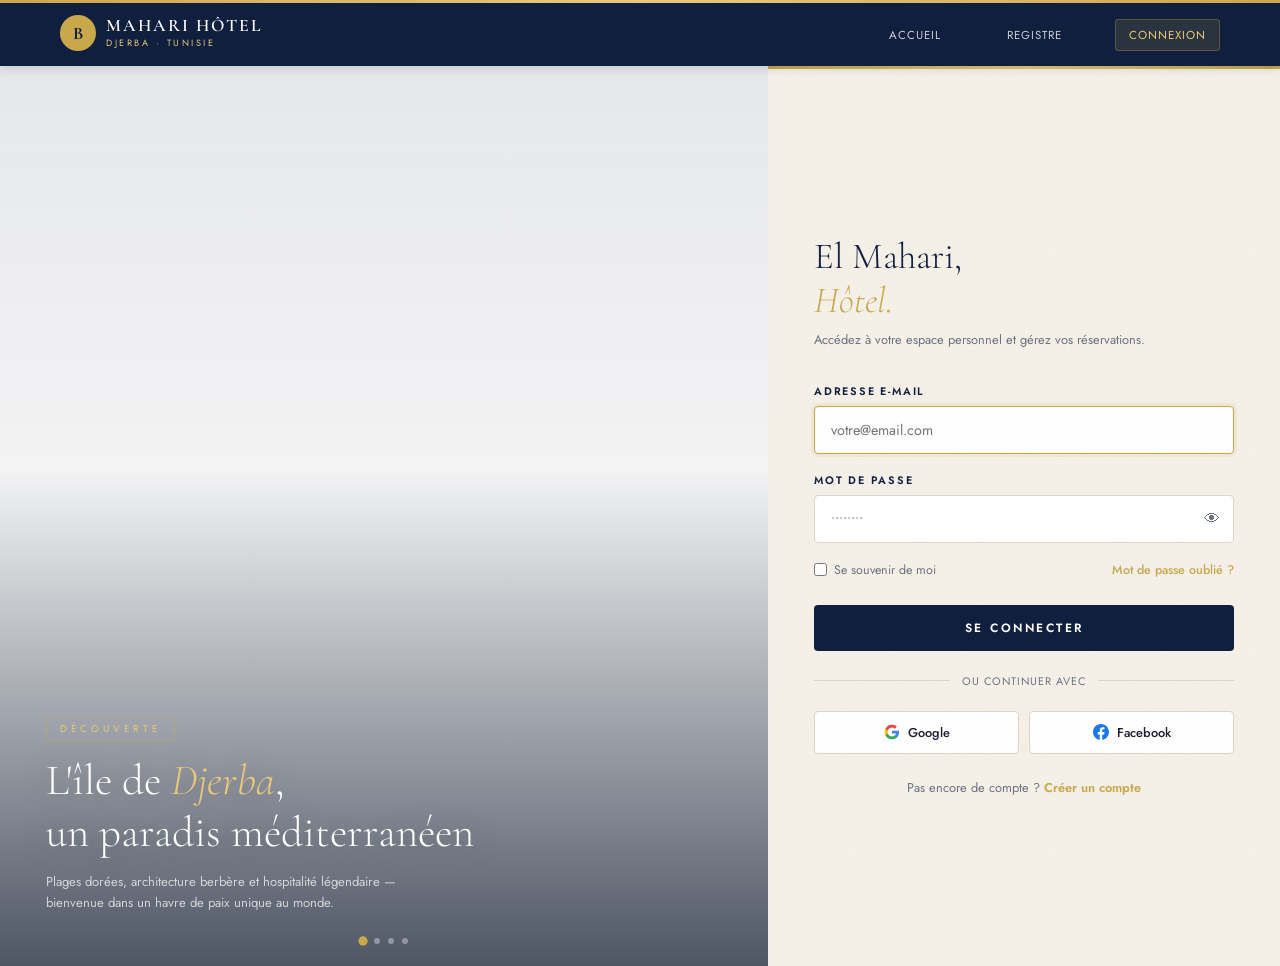
<file: login.html>
<!DOCTYPE html>
<html lang="fr">

<head>
  <meta charset="UTF-8">
  <meta name="viewport" content="width=device-width, initial-scale=1.0">
  <title>Mahari Hôtel — Connexion</title>
  <link
    href="https://fonts.googleapis.com/css2?family=Cormorant+Garamond:ital,wght@0,300;0,400;0,600;1,300;1,400&family=Jost:wght@300;400;500;600&display=swap"
    rel="stylesheet">
  <style>
    *,
    *::before,
    *::after {
      margin: 0;
      padding: 0;
      box-sizing: border-box;
    }

    :root {
      --gold: #c9a84c;
      --gold-lt: #e8c97a;
      --navy: #0f1f3d;
      --navy-lt: #1a3060;
      --sand: #f5f0e8;
      --text: #1a1a2e;
      --muted: #6b7280;
    }

    html,
    body {
      height: 100%;
      font-family: 'Jost', sans-serif;
    }

    .page {
      display: flex;
      height: 100vh;
      overflow: hidden;
      margin-top: 66px;
    }

    /* ══════════════════════════════════════════
        NAVBAR UNIFORME (identique à profil)
       ══════════════════════════════════════════ */
    .navbar {
      position: fixed;
      top: 0;
      left: 0;
      width: 100%;
      height: 66px;
      display: flex;
      align-items: center;
      justify-content: space-between;
      padding: 0 60px;
      background: var(--navy);
      box-shadow: 0 2px 10px rgba(0, 0, 0, 0.15);
      z-index: 1000;
    }

    /* Gold top bar */
    .navbar::before {
      content: '';
      position: absolute;
      top: 0;
      left: 0;
      right: 0;
      height: 3px;
      background: linear-gradient(90deg, var(--gold), var(--gold-lt), var(--gold));
    }

    .nav-logo {
      display: flex;
      align-items: center;
      gap: 10px;
      text-decoration: none;
    }

    .nav-logo-icon {
      width: 36px;
      height: 36px;
      background: var(--gold);
      border-radius: 50%;
      display: flex;
      align-items: center;
      justify-content: center;
      color: var(--navy);
      font-family: 'Cormorant Garamond', serif;
      font-size: 1.1rem;
      font-weight: 700;
    }

    .nav-logo-name {
      font-family: 'Cormorant Garamond', serif;
      font-size: 1.1rem;
      font-weight: 600;
      color: #fff;
      letter-spacing: 2px;
      text-transform: uppercase;
      line-height: 1;
    }

    .nav-logo-sub {
      font-size: 0.57rem;
      letter-spacing: 2.5px;
      color: var(--gold-lt);
      text-transform: uppercase;
      margin-top: 2px;
    }

    .nav-links {
      display: flex;
      list-style: none;
      gap: 40px;
      align-items: center;
    }

    .nav-links li a {
      color: rgba(255, 255, 255, .78);
      text-decoration: none;
      font-size: 0.72rem;
      font-weight: 400;
      letter-spacing: 1px;
      text-transform: uppercase;
      padding: 7px 13px;
      border-radius: 3px;
      transition: color .2s, background .2s;
    }

    .nav-links li a:hover {
      color: #fff;
      background: rgba(255, 255, 255, .1);
    }

    .nav-links li.active a {
      color: var(--gold-lt);
      background: rgba(201, 168, 76, .15);
      border: 1px solid rgba(201, 168, 76, .3);
    }

    /* ══════════════════════════════════════════
        PANNEAU GAUCHE — CAROUSEL
       ══════════════════════════════════════════ */
    .left-panel {
      flex: 0 0 60%;
      position: relative;
      overflow: hidden;
      display: flex;
      flex-direction: column;
    }

    .slides-wrap {
      position: relative;
      flex: 1;
      overflow: hidden;
    }

    .slide {
      position: absolute;
      inset: 0;
      background-size: cover;
      background-position: center;
      opacity: 0;
      transform: scale(1.05);
      transition: opacity 1.5s ease, transform 7s ease;
    }

    .slide.active {
      opacity: 1;
      transform: scale(1);
    }

    .slide-overlay {
      position: absolute;
      inset: 0;
      z-index: 1;
      background: linear-gradient(to bottom, rgba(10, 20, 40, .1) 0%, rgba(10, 20, 40, .05) 45%, rgba(10, 20, 40, .72) 100%);
    }

    .slide-caption {
      position: absolute;
      z-index: 2;
      bottom: 52px;
      left: 46px;
      right: 46px;
      color: #fff;
    }

    .caption-tag {
      display: inline-block;
      font-size: 0.62rem;
      letter-spacing: 4px;
      text-transform: uppercase;
      color: var(--gold-lt);
      border: 1px solid rgba(201, 168, 76, .45);
      padding: 4px 13px;
      border-radius: 2px;
      margin-bottom: 14px;
    }

    .caption-title {
      font-family: 'Cormorant Garamond', serif;
      font-size: 2.7rem;
      font-weight: 300;
      line-height: 1.2;
      margin-bottom: 12px;
      text-shadow: 0 2px 30px rgba(0, 0, 0, .35);
    }

    .caption-title em {
      font-style: italic;
      color: var(--gold-lt);
    }

    .caption-desc {
      font-size: 0.82rem;
      color: rgba(255, 255, 255, .7);
      line-height: 1.65;
      max-width: 380px;
    }

    .slide-dots {
      position: absolute;
      z-index: 3;
      bottom: 22px;
      left: 50%;
      transform: translateX(-50%);
      display: flex;
      gap: 8px;
    }

    .dot {
      width: 6px;
      height: 6px;
      border-radius: 50%;
      background: rgba(255, 255, 255, .35);
      border: none;
      cursor: pointer;
      transition: background .3s, transform .3s;
      padding: 0;
    }

    .dot.active {
      background: var(--gold);
      transform: scale(1.55);
    }

    /* PANNEAU DROIT — FORMULAIRE*/
    .right-panel {
      flex: 0 0 40%;
      min-width: 320px;
      background: var(--sand);
      display: flex;
      flex-direction: column;
      justify-content: center;
      padding: 52px 46px;
      position: relative;
      overflow-y: auto;
    }

    /* grain texture */
    .right-panel::before {
      content: '';
      position: absolute;
      inset: 0;
      background-image: url("data:image/svg+xml,%3Csvg xmlns='http://www.w3.org/2000/svg' width='200' height='200'%3E%3Cfilter id='n'%3E%3CfeTurbulence type='fractalNoise' baseFrequency='0.75' numOctaves='4' stitchTiles='stitch'/%3E%3C/filter%3E%3Crect width='200' height='200' filter='url(%23n)' opacity='0.03'/%3E%3C/svg%3E");
      pointer-events: none;
    }

    /* gold top bar */
    .right-panel::after {
      content: '';
      position: absolute;
      top: 0;
      left: 0;
      right: 0;
      height: 3px;
      background: linear-gradient(90deg, var(--gold), var(--gold-lt), var(--gold));
    }

    .form-title {
      font-family: 'Cormorant Garamond', serif;
      font-size: 2.3rem;
      font-weight: 300;
      color: var(--navy);
      line-height: 1.2;
      margin-bottom: 6px;
    }

    .form-title em {
      font-style: italic;
      color: var(--gold);
    }

    .form-subtitle {
      font-size: 0.8rem;
      color: var(--muted);
      line-height: 1.5;
      margin-bottom: 34px;
    }

    .error-msg {
      background: #fff1f2;
      border-left: 3px solid #e11d48;
      color: #be123c;
      font-size: 0.82rem;
      padding: 10px 14px;
      border-radius: 4px;
      margin-bottom: 18px;
    }

    .form-group {
      margin-bottom: 18px;
    }

    .form-group label {
      display: block;
      font-size: 0.68rem;
      font-weight: 600;
      letter-spacing: 1.8px;
      text-transform: uppercase;
      color: var(--navy);
      margin-bottom: 7px;
    }

    .form-group input {
      width: 100%;
      padding: 13px 16px;
      background: #fff;
      border: 1px solid #ddd5c5;
      border-radius: 4px;
      font-family: 'Jost', sans-serif;
      font-size: 0.9rem;
      color: var(--text);
      transition: border-color .2s, box-shadow .2s;
      outline: none;
    }

    .form-group input:focus {
      border-color: var(--gold);
      box-shadow: 0 0 0 3px rgba(201, 168, 76, .13);
    }

    .pw-wrap {
      position: relative;
    }

    .pw-wrap input {
      padding-right: 46px;
    }

    .pw-toggle {
      position: absolute;
      right: 14px;
      top: 50%;
      transform: translateY(-50%);
      background: none;
      border: none;
      cursor: pointer;
      font-size: 1rem;
      color: var(--muted);
      line-height: 1;
    }

    .options {
      display: flex;
      justify-content: space-between;
      align-items: center;
      margin-bottom: 26px;
    }

    .remember {
      display: flex;
      align-items: center;
      gap: 7px;
      font-size: 0.78rem;
      color: var(--muted);
      cursor: pointer;
    }

    .remember input {
      accent-color: var(--gold);
    }

    .forgot {
      font-size: 0.78rem;
      color: var(--gold);
      text-decoration: none;
      font-weight: 500;
    }

    .forgot:hover {
      text-decoration: underline;
    }

    .btn-login {
      width: 100%;
      padding: 14px;
      background: var(--navy);
      color: #fff;
      border: none;
      border-radius: 4px;
      font-family: 'Jost', sans-serif;
      font-size: 0.75rem;
      font-weight: 600;
      letter-spacing: 2.5px;
      text-transform: uppercase;
      cursor: pointer;
      transition: background .25s, transform .15s;
      position: relative;
      overflow: hidden;
    }

    .btn-login::after {
      content: '';
      position: absolute;
      inset: 0;
      background: linear-gradient(90deg, transparent, rgba(201, 168, 76, .22), transparent);
      transform: translateX(-100%);
      transition: transform .55s;
    }

    .btn-login:hover {
      background: var(--navy-lt);
    }

    .btn-login:hover::after {
      transform: translateX(100%);
    }

    .btn-login:active {
      transform: scale(.98);
    }

    .divider {
      display: flex;
      align-items: center;
      gap: 12px;
      font-size: 0.68rem;
      color: var(--muted);
      letter-spacing: 1px;
      text-transform: uppercase;
      margin: 22px 0;
    }

    .divider::before,
    .divider::after {
      content: '';
      flex: 1;
      height: 1px;
      background: #ddd5c5;
    }

    .social-buttons {
      display: grid;
      grid-template-columns: 1fr 1fr;
      gap: 10px;
      margin-bottom: 24px;
    }

    .social-btn {
      padding: 11px;
      background: #fff;
      border: 1px solid #ddd5c5;
      border-radius: 4px;
      font-family: 'Jost', sans-serif;
      font-size: 0.8rem;
      font-weight: 500;
      color: var(--text);
      cursor: pointer;
      transition: border-color .2s, box-shadow .2s;
      display: flex;
      align-items: center;
      justify-content: center;
      gap: 8px;
    }

    .social-btn:hover {
      border-color: var(--gold);
      box-shadow: 0 2px 8px rgba(0, 0, 0, .06);
    }

    .social-btn svg {
      width: 16px;
      height: 16px;
      flex-shrink: 0;
    }

    .signup-link {
      text-align: center;
      font-size: 0.8rem;
      color: var(--muted);
    }

    .signup-link a {
      color: var(--gold);
      font-weight: 600;
      text-decoration: none;
    }

    .signup-link a:hover {
      text-decoration: underline;
    }

    @media (max-width: 860px) {
      .left-panel {
        display: none;
      }

      .right-panel {
        flex: 1;
      }
    }
  </style>
</head>

<body>
  <div class="page">

    <!-- PANNEAU GAUCHE -->
    <div class="left-panel">
      <nav class="navbar">
        <a href="#" class="nav-logo">
          <div class="nav-logo-icon">B</div>
          <div>
            <div class="nav-logo-name">Mahari Hôtel</div>
            <div class="nav-logo-sub">Djerba · Tunisie</div>
          </div>
        </a>
        <ul class="nav-links">
          <li><a href="accueil.html">Accueil</a></li>
          <li data-show-logged-in><a href="reservation.html">Réservation</a></li>
          <li data-show-logged-in><a href="carte-chambres.html">Chambres</a></li>
          <li data-show-logged-in><a href="services.html">Services</a></li>
          <li data-show-logged-in><a href="profil.html">Profil</a></li>
          <li><a href="registre.html">Registre</a></li>
          <li class="active" data-show-logged-out><a href="login.html">Connexion</a></li>
          <li data-show-logged-in><a href="#" data-logout="true">Déconnexion</a></li>
        </ul>
      </nav>

      <div class="slides-wrap">
        <div class="slide active"
          style="background-image:url('https://static21.com-hotel.com/uploads/hotel/58490/photo/djerba-holiday-beach_16312596223.jpeg')">
        </div>
        <div class="slide"
          style="background-image:url('https://www.maisonsdhotesentunisie.com/wp-content/uploads/2023/11/18-Djerba-Dar-Nejma.jpg')">
        </div>
        <div class="slide" style="background-image:url('https://www.revigorate.com/images/galerie-fatma-djerba.jpg')">
        </div>
        <div class="slide"
          style="background-image:url('https://admin.touringtravel.tn/uploads/VoyageOrganise/1b81a0dd41fe14e250b7241c8096e99351307d0f.jpeg')">
        </div>
        <div class="slide-overlay"></div>
        <div class="slide-caption">
          <div class="caption-tag" id="captionTag">Découverte</div>
          <h2 class="caption-title" id="captionTitle">L'île de <em>Djerba</em>,<br>un paradis méditerranéen</h2>
          <p class="caption-desc" id="captionDesc">Plages dorées, architecture berbère et hospitalité légendaire —
            bienvenue dans un havre de paix unique au monde.</p>
        </div>
        <div class="slide-dots" id="dots"></div>
      </div>
    </div>

    <!-- PANNEAU DROIT -->
    <div class="right-panel">
      <h1 class="form-title">El Mahari,<br><em>Hôtel.</em></h1>
      <p class="form-subtitle">Accédez à votre espace personnel et gérez vos réservations.</p>

      <div id="errorMsg" class="error-msg" style="display:none;"></div>

      <form id="loginForm" method="POST" action="../Backend/login.php" novalidate>
        <div class="form-group">
          <label for="email">Adresse e-mail</label>
          <input type="email" id="email" name="email" placeholder="votre@email.com" required autofocus>
        </div>
        <div class="form-group">
          <label for="password">Mot de passe</label>
          <div class="pw-wrap">
            <input type="password" id="password" name="password" placeholder="••••••••" required>
            <button type="button" class="pw-toggle" id="togglePw">👁</button>
          </div>
        </div>
        <div class="options">
          <label class="remember">
            <input type="checkbox" id="rememberMe"> Se souvenir de moi
          </label>
          <a href="#" class="forgot">Mot de passe oublié ?</a>
        </div>
        <button type="submit" class="btn-login">Se connecter</button>
      </form>

      <div class="divider">ou continuer avec</div>

      <div class="social-buttons">
        <button class="social-btn">
          <svg viewBox="0 0 24 24" xmlns="http://www.w3.org/2000/svg">
            <path
              d="M22.56 12.25c0-.78-.07-1.53-.2-2.25H12v4.26h5.92c-.26 1.37-1.04 2.53-2.21 3.31v2.77h3.57c2.08-1.92 3.28-4.74 3.28-8.09z"
              fill="#4285F4" />
            <path
              d="M12 23c2.97 0 5.46-.98 7.28-2.66l-3.57-2.77c-.98.66-2.23 1.06-3.71 1.06-2.86 0-5.29-1.93-6.16-4.53H2.18v2.84C3.99 20.53 7.7 23 12 23z"
              fill="#34A853" />
            <path
              d="M5.84 14.09c-.22-.66-.35-1.36-.35-2.09s.13-1.43.35-2.09V7.07H2.18C1.43 8.55 1 10.22 1 12s.43 3.45 1.18 4.93l3.66-2.84z"
              fill="#FBBC05" />
            <path
              d="M12 5.38c1.62 0 3.06.56 4.21 1.64l3.15-3.15C17.45 2.09 14.97 1 12 1 7.7 1 3.99 3.47 2.18 7.07l3.66 2.84c.87-2.6 3.3-4.53 6.16-4.53z"
              fill="#EA4335" />
          </svg>
          Google
        </button>
        <button class="social-btn">
          <svg viewBox="0 0 24 24" fill="#1877F2" xmlns="http://www.w3.org/2000/svg">
            <path
              d="M24 12.073C24 5.405 18.627 0 12 0S0 5.405 0 12.073C0 18.1 4.388 23.094 10.125 24v-8.437H7.078v-3.49h3.047V9.41c0-3.025 1.792-4.697 4.533-4.697 1.312 0 2.686.236 2.686.236v2.97h-1.513c-1.491 0-1.956.93-1.956 1.886v2.268h3.328l-.532 3.49h-2.796V24C19.612 23.094 24 18.1 24 12.073z" />
          </svg>
          Facebook
        </button>
      </div>

      <p class="signup-link">Pas encore de compte ? <a href="registre.html">Créer un compte</a></p>
    </div>

  </div>

  <script src="auth.js"></script>
  <script>
    if (window.MahariAuth && window.MahariAuth.redirectIfAuthenticated('../Backend/profil.php')) {
      // Déjà connecté : redirection automatique.
    }

    (function showBackendError() {
      const err = document.getElementById('errorMsg');
      const code = new URLSearchParams(window.location.search).get('error');
      const messages = {
        wrong_password: 'Mot de passe incorrect.',
        not_found: 'Aucun compte trouvé avec cet e-mail.'
      };
      if (code && messages[code]) {
        err.textContent = messages[code];
        err.style.display = 'block';
      }
    })();

    const slides = document.querySelectorAll('.slide');
    const dotsWrap = document.getElementById('dots');
    const captions = [
      { tag: 'Découverte', title: 'L\'île de <em>Djerba</em>,<br>un paradis méditerranéen', desc: 'Plages dorées, architecture berbère et hospitalité légendaire — bienvenue dans un havre de paix unique au monde.' },
      { tag: 'Détente', title: 'Eaux cristallines<br>sous le <em>soleil</em> tunisien', desc: 'Laissez-vous bercer par les vagues turquoise de la Méditerranée et profitez d\'instants inoubliables.' },
      { tag: 'Évasion', title: 'Paysages sauvages<br><em>intemporels</em>', desc: 'Entre dunes de sable, palmiers et mer translucide, Djerba offre une nature préservée et grandiose.' },
      { tag: 'Culture', title: 'Architecture<br><em>authentique</em>', desc: 'Explorez les Houmas traditionnels, les souks colorés et les mosquées centenaires de l\'île enchantée.' },
    ];
    let current = 0;

    slides.forEach((_, i) => {
      const d = document.createElement('button');
      d.className = 'dot' + (i === 0 ? ' active' : '');
      d.setAttribute('aria-label', 'Diapositive ' + (i + 1));
      d.addEventListener('click', () => goTo(i));
      dotsWrap.appendChild(d);
    });

    function goTo(n) {
      slides[current].classList.remove('active');
      dotsWrap.children[current].classList.remove('active');
      current = (n + slides.length) % slides.length;
      slides[current].classList.add('active');
      dotsWrap.children[current].classList.add('active');
      const c = captions[current];
      document.getElementById('captionTag').textContent = c.tag;
      document.getElementById('captionTitle').innerHTML = c.title;
      document.getElementById('captionDesc').textContent = c.desc;
    }
    setInterval(() => goTo(current + 1), 5200);

    document.getElementById('togglePw').addEventListener('click', function () {
      const inp = document.getElementById('password');
      const show = inp.type === 'password';
      inp.type = show ? 'text' : 'password';
      this.textContent = show ? '🙈' : '👁';
    });

    document.getElementById('loginForm').addEventListener('submit', e => {
      e.preventDefault();
      const email = document.getElementById('email').value.trim();
      const pw = document.getElementById('password').value;
      const err = document.getElementById('errorMsg');
      if (!email || !pw) {
        err.textContent = 'Veuillez remplir tous les champs.';
        err.style.display = 'block';
      } else {
        err.style.display = 'none';
        e.target.submit();
      }
    });

    document.querySelectorAll('a[data-logout="true"]').forEach((link) => {
      link.addEventListener('click', function (e) {
        e.preventDefault();
        window.MahariAuth.logout('accueil.html');
      });
    });
  </script>
</body>

</html>
</file>
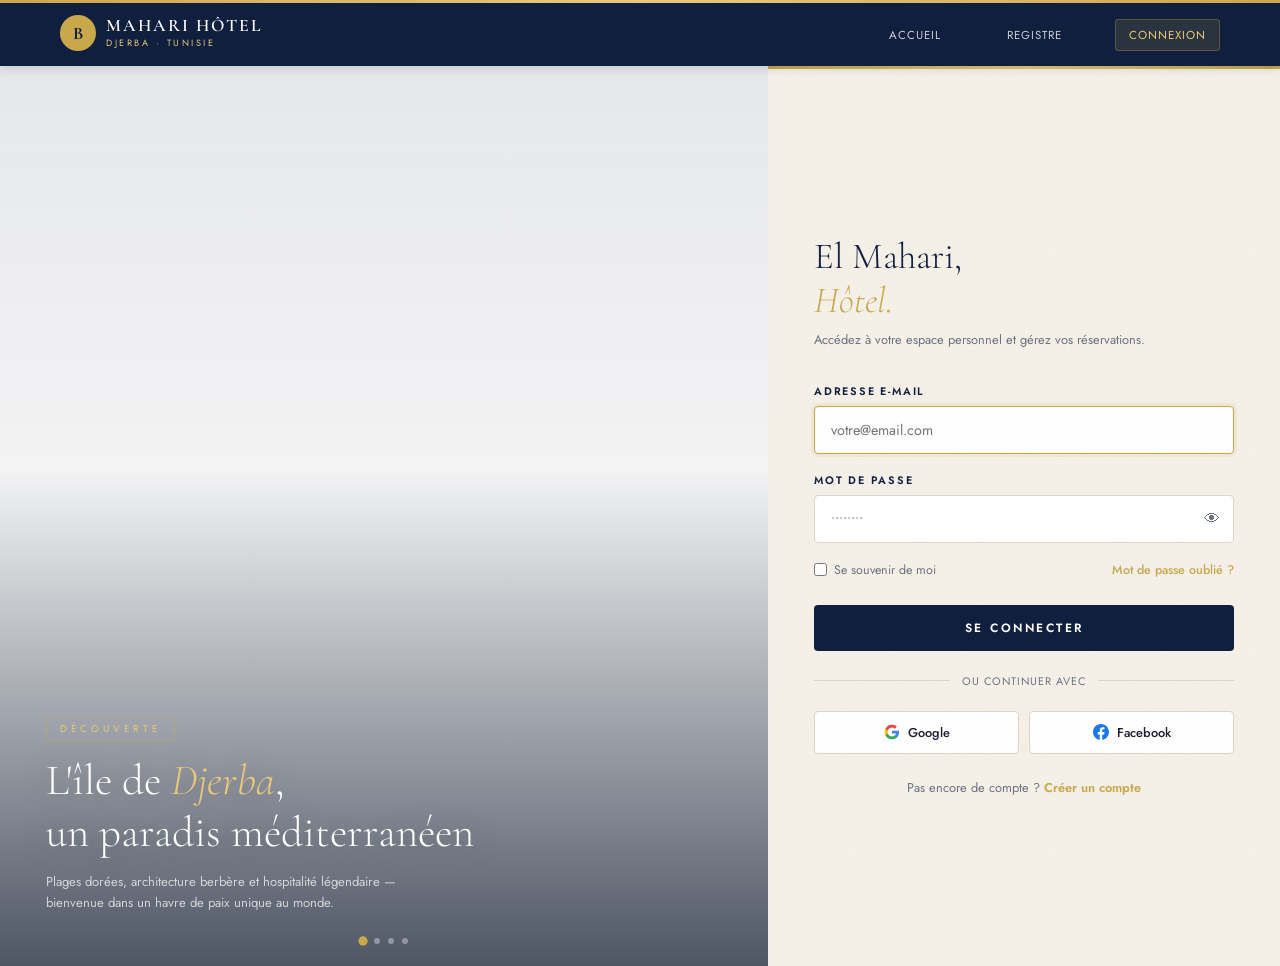
<file: profil.html>
<!DOCTYPE html>
<html lang="fr">

<head>
  <meta charset="UTF-8">
  <meta name="viewport" content="width=device-width, initial-scale=1.0">
  <title>Mahari Hôtel — Mon Profil</title>
  <link
    href="https://fonts.googleapis.com/css2?family=Cormorant+Garamond:ital,wght@0,300;0,400;0,600;1,300;1,400&family=Jost:wght@300;400;500;600&display=swap"
    rel="stylesheet">
  <style>
    *,
    *::before,
    *::after {
      margin: 0;
      padding: 0;
      box-sizing: border-box;
    }

    :root {
      --gold: #c9a84c;
      --gold-lt: #e8c97a;
      --navy: #0f1f3d;
      --navy-lt: #1a3060;
      --sand: #f5f0e8;
      --text: #1a1a2e;
      --muted: #6b7280;
      --white-trans: rgba(255, 255, 255, 0.65);
      --border: #ddd5c5;
    }

    html,
    body {
      height: 100%;
      font-family: 'Jost', sans-serif;
      color: var(--text);
    }

    /*  
        BACKGROUND PHOTO & OVERLAY
         */
    body {
      background-image: url('https://static21.com-hotel.com/uploads/hotel/58490/photo/djerba-holiday-beach_16312596223.jpeg');
      background-size: cover;
      background-position: center;
      background-attachment: fixed;
      position: relative;
    }

    body::before {
      content: '';
      position: fixed;
      inset: 0;
      background: rgba(10, 20, 40, 0.4);
      z-index: -1;
    }

    /*  
        NAVBAR UNIFORME
         */
    .navbar {
      position: fixed;
      top: 0;
      left: 0;
      width: 100%;
      height: 66px;
      display: flex;
      align-items: center;
      justify-content: space-between;
      padding: 0 60px;
      background: var(--navy);
      box-shadow: 0 2px 10px rgba(0, 0, 0, 0.15);
      z-index: 1000;
    }

    .navbar::before {
      content: '';
      position: absolute;
      top: 0;
      left: 0;
      right: 0;
      height: 3px;
      background: linear-gradient(90deg, var(--gold), var(--gold-lt), var(--gold));
    }

    .nav-logo {
      display: flex;
      align-items: center;
      gap: 10px;
      text-decoration: none;
    }

    .nav-logo-icon {
      width: 36px;
      height: 36px;
      background: var(--gold);
      border-radius: 50%;
      display: flex;
      align-items: center;
      justify-content: center;
      color: var(--navy);
      font-family: 'Cormorant Garamond', serif;
      font-size: 1.1rem;
      font-weight: 700;
    }

    .nav-logo-name {
      font-family: 'Cormorant Garamond', serif;
      font-size: 1.1rem;
      font-weight: 600;
      color: #fff;
      letter-spacing: 2px;
      text-transform: uppercase;
      line-height: 1;
    }

    .nav-logo-sub {
      font-size: 0.57rem;
      letter-spacing: 2.5px;
      color: var(--gold-lt);
      text-transform: uppercase;
      margin-top: 2px;
    }

    .nav-links {
      display: flex;
      list-style: none;
      gap: 40px;
      align-items: center;
    }

    .nav-links li a {
      color: rgba(255, 255, 255, .78);
      text-decoration: none;
      font-size: 0.72rem;
      font-weight: 400;
      letter-spacing: 1px;
      text-transform: uppercase;
      padding: 7px 13px;
      border-radius: 3px;
      transition: color .2s, background .2s;
    }

    .nav-links li a:hover {
      color: #fff;
      background: rgba(255, 255, 255, .1);
    }

    .nav-links li.active a {
      color: var(--gold-lt);
      background: rgba(201, 168, 76, .15);
      border: 1px solid rgba(201, 168, 76, .3);
    }

    /*MAIN CONTENT LAYOUT*/
    .profile-container {
      max-width: 1200px;
      margin: 110px auto 60px;
      padding: 0 40px;
      display: flex;
      gap: 40px;
      position: relative;
      z-index: 1;
    }

    /* FROSTED GLASS CARD */
    .card {
      background: var(--white-trans);
      backdrop-filter: blur(10px);
      -webkit-backdrop-filter: blur(10px);
      border-radius: 8px;
      border: 1px solid rgba(255, 255, 255, 0.3);
      box-shadow: 0 8px 32px rgba(0, 0, 0, 0.1);
      padding: 30px;
    }

    /*SIDEBAR GAUCHE */
    .profile-sidebar {
      flex: 0 0 300px;
      display: flex;
      flex-direction: column;
      gap: 20px;
    }

    .profile-summary {
      text-align: center;
      padding-bottom: 20px;
      border-bottom: 1px solid rgba(0, 0, 0, .05);
    }

    .avatar-wrap {
      width: 100px;
      height: 100px;
      background: var(--navy);
      color: var(--gold-lt);
      border-radius: 50%;
      display: flex;
      align-items: center;
      justify-content: center;
      font-family: 'Cormorant Garamond', serif;
      font-size: 2.5rem;
      font-weight: 700;
      margin: 0 auto 15px;
      position: relative;
    }

    .avatar-edit {
      position: absolute;
      bottom: 0;
      right: 0;
      width: 30px;
      height: 30px;
      background: var(--gold);
      border: 2px solid rgba(255, 255, 255, .5);
      border-radius: 50%;
      display: flex;
      align-items: center;
      justify-content: center;
      cursor: pointer;
      color: var(--navy);
      font-size: 0.8rem;
    }

    .user-name {
      font-family: 'Cormorant Garamond', serif;
      font-size: 1.6rem;
      font-weight: 600;
      color: var(--navy);
      margin-bottom: 4px;
    }

    .user-status {
      font-size: 0.65rem;
      font-weight: 600;
      letter-spacing: 1.5px;
      text-transform: uppercase;
      color: var(--muted);
    }

    .user-status em {
      font-style: italic;
      color: var(--gold);
    }

    .profile-nav {
      list-style: none;
      margin-top: 10px;
    }

    .profile-nav li a {
      display: flex;
      align-items: center;
      gap: 12px;
      padding: 12px 15px;
      text-decoration: none;
      color: var(--text);
      font-size: 0.85rem;
      font-weight: 500;
      border-radius: 4px;
      transition: all .2s;
    }

    .profile-nav li a:hover {
      background: rgba(255, 255, 255, .3);
      color: var(--gold);
    }

    .profile-nav li.active a {
      background: var(--navy);
      color: #fff;
    }

    .profile-nav li.active a svg {
      fill: var(--gold-lt);
    }

    .profile-nav li a svg {
      width: 18px;
      height: 18px;
      fill: var(--muted);
      transition: all .2s;
    }

    .profile-nav li a:hover svg {
      fill: var(--gold);
    }

    /*  
        CONTENU PRINCIPAL
         */
    .profile-main {
      flex: 1;
      display: flex;
      flex-direction: column;
      gap: 30px;
    }

    .section-title {
      font-family: 'Cormorant Garamond', serif;
      font-size: 2rem;
      font-weight: 300;
      color: var(--navy);
      margin-bottom: 25px;
      display: flex;
      align-items: center;
      justify-content: space-between;
    }

    .section-title em {
      font-style: italic;
      color: var(--gold);
    }

    .form-grid {
      display: grid;
      grid-template-columns: 1fr 1fr;
      gap: 20px;
    }

    .form-group {
      margin-bottom: 10px;
    }

    .form-group label {
      display: block;
      font-size: 0.68rem;
      font-weight: 600;
      letter-spacing: 1.5px;
      text-transform: uppercase;
      color: var(--navy);
      margin-bottom: 7px;
    }

    .form-group input {
      width: 100%;
      padding: 12px 16px;
      background: rgba(255, 255, 255, .4);
      border: 1px solid rgba(255, 255, 255, .2);
      border-radius: 4px;
      font-family: 'Jost', sans-serif;
      font-size: 0.9rem;
      color: var(--text);
      transition: all .2s;
      outline: none;
    }

    .form-group input:focus {
      background: rgba(255, 255, 255, .8);
      border-color: var(--gold);
      box-shadow: 0 0 0 3px rgba(201, 168, 76, .1);
    }

    .btn-save {
      display: inline-block;
      padding: 12px 30px;
      background: var(--navy);
      color: #fff;
      border: none;
      border-radius: 4px;
      font-family: 'Jost', sans-serif;
      font-size: 0.75rem;
      font-weight: 600;
      letter-spacing: 2px;
      text-transform: uppercase;
      cursor: pointer;
      transition: background .25s;
      margin-top: 15px;
    }

    .btn-save:hover {
      background: var(--navy-lt);
    }

    /* Réservations */
    .reservation-list {
      list-style: none;
      display: flex;
      flex-direction: column;
      gap: 15px;
    }

    .reservation-item {
      display: flex;
      align-items: center;
      justify-content: space-between;
      padding: 20px;
      background: rgba(255, 255, 255, .3);
      border: 1px solid rgba(255, 255, 255, .1);
      border-radius: 6px;
      transition: all .2s;
    }

    .reservation-item:hover {
      transform: translateY(-3px);
      box-shadow: 0 5px 15px rgba(0, 0, 0, .05);
      background: rgba(255, 255, 255, .5);
    }

    .res-info {
      display: flex;
      align-items: center;
      gap: 15px;
    }

    .res-icon {
      width: 45px;
      height: 45px;
      background: rgba(201, 168, 76, .1);
      border-radius: 4px;
      display: flex;
      align-items: center;
      justify-content: center;
    }

    .res-icon svg {
      width: 22px;
      height: 22px;
      fill: var(--gold);
    }

    .res-details {
      display: flex;
      flex-direction: column;
    }

    .res-id {
      font-size: 0.8rem;
      color: var(--muted);
    }

    .res-room {
      font-size: 0.95rem;
      font-weight: 500;
      color: var(--navy);
      margin-bottom: 2px;
    }

    .res-date {
      font-size: 0.8rem;
      color: var(--text);
    }

    .res-status {
      font-size: 0.6rem;
      font-weight: 600;
      letter-spacing: 1.2px;
      text-transform: uppercase;
      padding: 6px 12px;
      border-radius: 20px;
    }

    .res-status.confirmed {
      background: rgba(22, 101, 52, .1);
      color: #166534;
    }

    @media (max-width: 992px) {
      .profile-container {
        flex-direction: column;
        padding: 0 20px;
      }

      .profile-sidebar {
        flex: 0 0 auto;
        width: 100%;
      }

      .profile-nav {
        display: grid;
        grid-template-columns: 1fr 1fr;
        gap: 10px;
      }
    }

    @media (max-width: 600px) {
      .form-grid {
        grid-template-columns: 1fr;
      }

      .navbar {
        padding: 0 20px;
      }

      .navbar .nav-links {
        display: none;
      }
    }
  </style>
</head>

<body>

  <nav class="navbar">
    <a href="#" class="nav-logo">
      <div class="nav-logo-icon">B</div>
      <div>
        <div class="nav-logo-name">Mahari Hôtel</div>
        <div class="nav-logo-sub">Djerba · Tunisie</div>
      </div>
    </a>
    <ul class="nav-links">
      <li><a href="accueil.html">Accueil</a></li>
      <li><a href="reservation.html">Réservation</a></li>
      <li><a href="carte-chambres.html">Chambres</a></li>
      <li><a href="services.html">Services</a></li>
      <li class="active"><a href="profil.html">Profil</a></li>
      <li><a href="registre.html">Registre</a></li>
      <li data-show-logged-out><a href="login.html">Connexion</a></li>
      <li data-show-logged-in><a href="#" data-logout="true">Déconnexion</a></li>
    </ul>
  </nav>

  <div class="profile-container">

    <aside class="profile-sidebar">
      <div class="card profile-summary">
        <div class="avatar-wrap">
          S
          <div class="avatar-edit">✎</div>
        </div>
        <h2 class="user-name">Slim Ben Salem</h2>
        <p class="user-status">Membre <em>Cercle d'Or</em></p>
      </div>

      <div class="card">
        <ul class="profile-nav">
          <li class="active">
            <a href="#">
              <svg viewBox="0 0 24 24">
                <path
                  d="M12 12c2.21 0 4-1.79 4-4s-1.79-4-4-4-4 1.79-4 4 1.79 4 4 4zm0 2c-2.67 0-8 1.34-8 4v2h16v-2c0-2.66-5.33-4-8-4z" />
              </svg>
              Mon Profil
            </a>
          </li>
          <li>
            <a href="#">
              <svg viewBox="0 0 24 24">
                <path
                  d="M19 3h-1V1h-2v2H8V1H6v2H5c-1.11 0-1.99.9-1.99 2L3 19c0 1.1.89 2 2 2h14c1.1 0 2-.9 2-2V5c0-1.1-.9-2-2-2zm0 16H5V8h14v11zM7 10h5v5H7z" />
              </svg>
              Réservations
            </a>
          </li>
          <li>
            <a href="#">
              <svg viewBox="0 0 24 24">
                <path
                  d="M12 1L3 5v6c0 5.55 3.84 10.74 9 12 5.16-1.26 9-6.45 9-12V5l-9-4zm-2 16l-4-4 1.41-1.41L10 14.17l6.59-6.59L18 9l-8 8z" />
              </svg>
              Sécurité
            </a>
          </li>
          <li>
            <a href="logout.php">
              <svg viewBox="0 0 24 24">
                <path
                  d="M10.09 15.59L11.5 17l5-5-5-5-1.41 1.41L12.67 11H3v2h9.67l-2.58 2.59zM19 3H5c-1.11 0-2 .9-2 2v4h2V5h14v14H5v-4H3v4c0 1.1.89 2 2 2h14c1.1 0 2-.9 2-2V5c0-1.1-.9-2-2-2z" />
              </svg>
              Déconnexion
            </a>
          </li>
        </ul>
      </div>
    </aside>

    <main class="profile-main">
      <div class="card">
        <h1 class="section-title">Mes Informations <em>Personnelles</em></h1>
        <form id="profileForm">
          <div class="form-grid">
            <div class="form-group">
              <label for="fullname">Nom complet</label>
              <input type="text" id="fullname" value="Slim Ben Salem">
            </div>
            <div class="form-group">
              <label for="email">Adresse e-mail</label>
              <input type="email" id="email" value="slim.bensalem@email.com">
            </div>
            <div class="form-group">
              <label for="phone">Numéro de téléphone</label>
              <input type="tel" id="phone" value="+216 98 123 456">
            </div>
            <div class="form-group">
              <label for="birthdate">Date de naissance</label>
              <input type="date" id="birthdate" value="1985-05-15">
            </div>
          </div>
          <button type="submit" class="btn-save">Enregistrer les modifications</button>
        </form>
      </div>

      <div class="card">
        <h1 class="section-title">Aperçu de mes <em>Réservations</em></h1>
        <ul class="reservation-list">
          <li class="reservation-item">
            <div class="res-info">
              <div class="res-icon">
                <svg viewBox="0 0 24 24">
                  <path
                    d="M12 2C6.48 2 2 6.48 2 12s4.48 10 10 10 10-4.48 10-10S17.52 2 12 2zm-1 17.93c-3.95-.49-7-3.85-7-7.93 0-.62.08-1.21.21-1.79L9 15v1c0 1.1.9 2 2 2v1.93zm6.9-2.54c-.26-.81-1-1.39-1.9-1.39h-1v-3c0-.55-.45-1-1-1H8v-2h2c.55 0 1-.45 1-1V7h2c1.1 0 2-.9 2-2v-.41c2.93 1.19 5 4.06 5 7.41 0 2.08-.8 3.97-2.1 5.39z" />
                </svg>
              </div>
              <div class="res-details">
                <span class="res-room">Suite Junior vue Mer</span>
                <span class="res-date">Du 15 Juin au 22 Juin 2024</span>
                <span class="res-id">Résa. #EM-54091</span>
              </div>
            </div>
            <span class="res-status confirmed">Confirmée</span>
          </li>
        </ul>
      </div>
    </main>

  </div>

  <script src="auth.js"></script>
  <script>
    if (window.MahariAuth) {
      window.MahariAuth.checkAuth('login.html');
      document.querySelectorAll('a[data-logout="true"]').forEach((link) => {
        link.addEventListener('click', function (e) {
          e.preventDefault();
          window.MahariAuth.logout('accueil.html');
        });
      });
    }

    document.getElementById('profileForm').addEventListener('submit', function (e) {
      e.preventDefault();
      alert('Modifications enregistrées avec succès !');
    });
  </script>

</body>

</html>
</file>
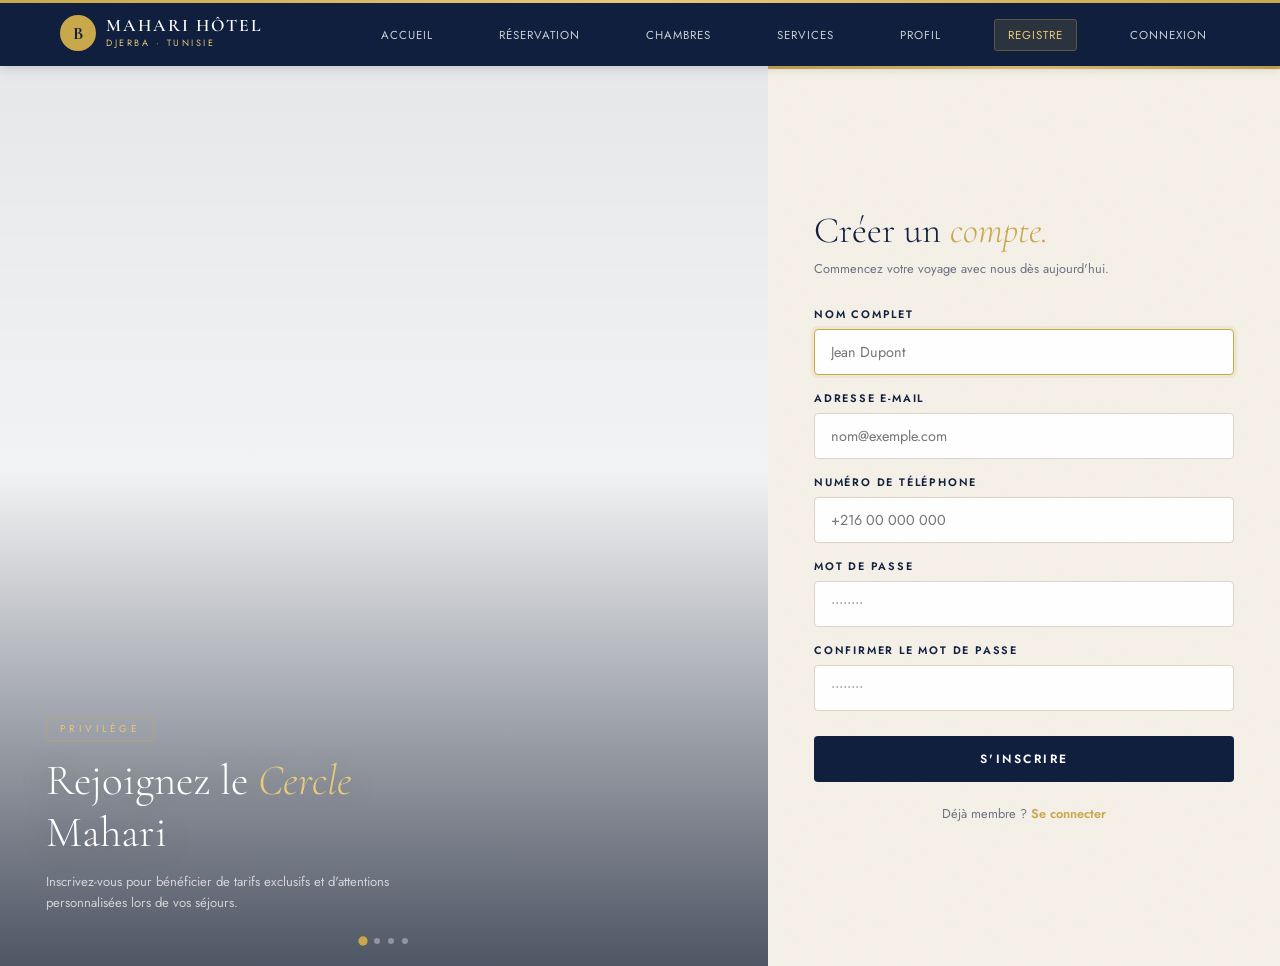
<file: registre.html>
<!DOCTYPE html>
<html lang="fr">

<head>
  <meta charset="UTF-8">
  <meta name="viewport" content="width=device-width, initial-scale=1.0">
  <title>Mahari Hôtel — Créer un compte</title>
  <link
    href="https://fonts.googleapis.com/css2?family=Cormorant+Garamond:ital,wght@0,300;0,400;0,600;1,300;1,400&family=Jost:wght@300;400;500;600&display=swap"
    rel="stylesheet">
  <style>
    *,
    *::before,
    *::after {
      margin: 0;
      padding: 0;
      box-sizing: border-box;
    }

    :root {
      --gold: #c9a84c;
      --gold-lt: #e8c97a;
      --navy: #0f1f3d;
      --navy-lt: #1a3060;
      --sand: #f5f0e8;
      --text: #1a1a2e;
      --muted: #6b7280;
    }

    html,
    body {
      height: 100%;
      font-family: 'Jost', sans-serif;
    }

    .page {
      display: flex;
      height: 100vh;
      overflow: hidden;
      margin-top: 66px;
    }

    /*  
        NAVBAR UNIFORME
         */
    .navbar {
      position: fixed;
      top: 0;
      left: 0;
      width: 100%;
      height: 66px;
      display: flex;
      align-items: center;
      justify-content: space-between;
      padding: 0 60px;
      background: var(--navy);
      box-shadow: 0 2px 10px rgba(0, 0, 0, 0.15);
      z-index: 1000;
    }

    .navbar::before {
      content: '';
      position: absolute;
      top: 0;
      left: 0;
      right: 0;
      height: 3px;
      background: linear-gradient(90deg, var(--gold), var(--gold-lt), var(--gold));
    }

    .nav-logo {
      display: flex;
      align-items: center;
      gap: 10px;
      text-decoration: none;
    }

    .nav-logo-icon {
      width: 36px;
      height: 36px;
      background: var(--gold);
      border-radius: 50%;
      display: flex;
      align-items: center;
      justify-content: center;
      color: var(--navy);
      font-family: 'Cormorant Garamond', serif;
      font-size: 1.1rem;
      font-weight: 700;
    }

    .nav-logo-name {
      font-family: 'Cormorant Garamond', serif;
      font-size: 1.1rem;
      font-weight: 600;
      color: #fff;
      letter-spacing: 2px;
      text-transform: uppercase;
      line-height: 1;
    }

    .nav-logo-sub {
      font-size: 0.57rem;
      letter-spacing: 2.5px;
      color: var(--gold-lt);
      text-transform: uppercase;
      margin-top: 2px;
    }

    .nav-links {
      display: flex;
      list-style: none;
      gap: 40px;
      align-items: center;
    }

    .nav-links li a {
      color: rgba(255, 255, 255, .78);
      text-decoration: none;
      font-size: 0.72rem;
      font-weight: 400;
      letter-spacing: 1px;
      text-transform: uppercase;
      padding: 7px 13px;
      border-radius: 3px;
      transition: color .2s, background .2s;
    }

    .nav-links li a:hover {
      color: #fff;
      background: rgba(255, 255, 255, .1);
    }

    .nav-links li.active a {
      color: var(--gold-lt);
      background: rgba(201, 168, 76, .15);
      border: 1px solid rgba(201, 168, 76, .3);
    }

    /*  
        PANNEAU GAUCHE — CAROUSEL
         */
    .left-panel {
      flex: 0 0 60%;
      position: relative;
      overflow: hidden;
      display: flex;
      flex-direction: column;
    }

    .slides-wrap {
      position: relative;
      flex: 1;
      overflow: hidden;
    }

    .slide {
      position: absolute;
      inset: 0;
      background-size: cover;
      background-position: center;
      opacity: 0;
      transform: scale(1.05);
      transition: opacity 1.5s ease, transform 7s ease;
    }

    .slide.active {
      opacity: 1;
      transform: scale(1);
    }

    .slide-overlay {
      position: absolute;
      inset: 0;
      z-index: 1;
      background: linear-gradient(to bottom, rgba(10, 20, 40, .1) 0%, rgba(10, 20, 40, .05) 45%, rgba(10, 20, 40, .72) 100%);
    }

    .slide-caption {
      position: absolute;
      z-index: 2;
      bottom: 52px;
      left: 46px;
      right: 46px;
      color: #fff;
    }

    .caption-tag {
      display: inline-block;
      font-size: 0.62rem;
      letter-spacing: 4px;
      text-transform: uppercase;
      color: var(--gold-lt);
      border: 1px solid rgba(201, 168, 76, .45);
      padding: 4px 13px;
      border-radius: 2px;
      margin-bottom: 14px;
    }

    .caption-title {
      font-family: 'Cormorant Garamond', serif;
      font-size: 2.7rem;
      font-weight: 300;
      line-height: 1.2;
      margin-bottom: 12px;
      text-shadow: 0 2px 30px rgba(0, 0, 0, .35);
    }

    .caption-title em {
      font-style: italic;
      color: var(--gold-lt);
    }

    .caption-desc {
      font-size: 0.82rem;
      color: rgba(255, 255, 255, .7);
      line-height: 1.65;
      max-width: 380px;
    }

    .slide-dots {
      position: absolute;
      z-index: 3;
      bottom: 22px;
      left: 50%;
      transform: translateX(-50%);
      display: flex;
      gap: 8px;
    }

    .dot {
      width: 6px;
      height: 6px;
      border-radius: 50%;
      background: rgba(255, 255, 255, .35);
      border: none;
      cursor: pointer;
      transition: background .3s, transform .3s;
      padding: 0;
    }

    .dot.active {
      background: var(--gold);
      transform: scale(1.55);
    }

    /*  
        PANNEAU DROIT — FORMULAIRE
         */
    .right-panel {
      flex: 0 0 40%;
      min-width: 320px;
      background: var(--sand);
      display: flex;
      flex-direction: column;
      justify-content: center;
      padding: 40px 46px;
      position: relative;
      overflow-y: auto;
    }

    .right-panel::before {
      content: '';
      position: absolute;
      inset: 0;
      background-image: url("data:image/svg+xml,%3Csvg xmlns='http://www.w3.org/2000/svg' width='200' height='200'%3E%3Cfilter id='n'%3E%3CfeTurbulence type='fractalNoise' baseFrequency='0.75' numOctaves='4' stitchTiles='stitch'/%3E%3C/filter%3E%3Crect width='200' height='200' filter='url(%23n)' opacity='0.03'/%3E%3C/svg%3E");
      pointer-events: none;
    }

    .right-panel::after {
      content: '';
      position: absolute;
      top: 0;
      left: 0;
      right: 0;
      height: 3px;
      background: linear-gradient(90deg, var(--gold), var(--gold-lt), var(--gold));
    }

    .form-title {
      font-family: 'Cormorant Garamond', serif;
      font-size: 2.3rem;
      font-weight: 300;
      color: var(--navy);
      line-height: 1.2;
      margin-bottom: 6px;
    }

    .form-title em {
      font-style: italic;
      color: var(--gold);
    }

    .form-subtitle {
      font-size: 0.8rem;
      color: var(--muted);
      line-height: 1.5;
      margin-bottom: 28px;
    }

    .error-msg {
      background: #fff1f2;
      border-left: 3px solid #e11d48;
      color: #be123c;
      font-size: 0.82rem;
      padding: 10px 14px;
      border-radius: 4px;
      margin-bottom: 18px;
      display: none;
    }

    .form-group {
      margin-bottom: 15px;
    }

    .form-group label {
      display: block;
      font-size: 0.68rem;
      font-weight: 600;
      letter-spacing: 1.8px;
      text-transform: uppercase;
      color: var(--navy);
      margin-bottom: 7px;
    }

    .form-group input {
      width: 100%;
      padding: 12px 16px;
      background: #fff;
      border: 1px solid #ddd5c5;
      border-radius: 4px;
      font-family: 'Jost', sans-serif;
      font-size: 0.9rem;
      color: var(--text);
      transition: border-color .2s, box-shadow .2s;
      outline: none;
    }

    .form-group input:focus {
      border-color: var(--gold);
      box-shadow: 0 0 0 3px rgba(201, 168, 76, .13);
    }

    .btn-register {
      width: 100%;
      padding: 14px;
      background: var(--navy);
      color: #fff;
      border: none;
      border-radius: 4px;
      font-family: 'Jost', sans-serif;
      font-size: 0.75rem;
      font-weight: 600;
      letter-spacing: 2.5px;
      text-transform: uppercase;
      cursor: pointer;
      transition: background .25s, transform .15s;
      margin-top: 10px;
      position: relative;
      overflow: hidden;
    }

    .btn-register::after {
      content: '';
      position: absolute;
      inset: 0;
      background: linear-gradient(90deg, transparent, rgba(201, 168, 76, .22), transparent);
      transform: translateX(-100%);
      transition: transform .55s;
    }

    .btn-register:hover {
      background: var(--navy-lt);
    }

    .btn-register:hover::after {
      transform: translateX(100%);
    }

    .btn-register:active {
      transform: scale(.98);
    }

    .login-link {
      text-align: center;
      font-size: 0.8rem;
      color: var(--muted);
      margin-top: 22px;
    }

    .login-link a {
      color: var(--gold);
      font-weight: 600;
      text-decoration: none;
    }

    .login-link a:hover {
      text-decoration: underline;
    }

    @media (max-width: 860px) {
      .left-panel {
        display: none;
      }

      .right-panel {
        flex: 1;
      }
    }
  </style>
</head>

<body>
  <div class="page">

    <!-- PANNEAU GAUCHE -->
    <div class="left-panel">
      <nav class="navbar">
        <a href="#" class="nav-logo">
          <div class="nav-logo-icon">B</div>
          <div>
            <div class="nav-logo-name">Mahari Hôtel</div>
            <div class="nav-logo-sub">Djerba · Tunisie</div>
          </div>
        </a>
        <ul class="nav-links">
          <li><a href="accueil.html">Accueil</a></li>
          <li><a href="reservation.html">Réservation</a></li>
          <li><a href="carte-chambres.html">Chambres</a></li>
          <li><a href="services.html">Services</a></li>
          <li><a href="profil.html">Profil</a></li>
          <li class="active"><a href="registre.html">Registre</a></li>
          <li data-show-logged-out><a href="login.html">Connexion</a></li>
          <li data-show-logged-in><a href="#" data-logout="true">Déconnexion</a></li>
        </ul>
      </nav>

      <div class="slides-wrap">
        <div class="slide active"
          style="background-image:url('https://static21.com-hotel.com/uploads/hotel/58490/photo/djerba-holiday-beach_16312596223.jpeg')">
        </div>
        <div class="slide"
          style="background-image:url('https://www.maisonsdhotesentunisie.com/wp-content/uploads/2023/11/18-Djerba-Dar-Nejma.jpg')">
        </div>
        <div class="slide" style="background-image:url('https://www.revigorate.com/images/galerie-fatma-djerba.jpg')">
        </div>
        <div class="slide"
          style="background-image:url('https://admin.touringtravel.tn/uploads/VoyageOrganise/1b81a0dd41fe14e250b7241c8096e99351307d0f.jpeg')">
        </div>
        <div class="slide-overlay"></div>
        <div class="slide-caption">
          <div class="caption-tag" id="captionTag">Privilège</div>
          <h2 class="caption-title" id="captionTitle">Rejoignez le <em>Cercle</em><br>Mahari</h2>
          <p class="caption-desc" id="captionDesc">Inscrivez-vous pour bénéficier de tarifs exclusifs et d'attentions
            personnalisées lors de vos séjours.</p>
        </div>
        <div class="slide-dots" id="dots"></div>
      </div>
    </div>

    <!-- PANNEAU DROIT -->
    <div class="right-panel">
      <h1 class="form-title">Créer un <em>compte.</em></h1>
      <p class="form-subtitle">Commencez votre voyage avec nous dès aujourd'hui.</p>

      <div id="errorMsg" class="error-msg"></div>

      <form id="registerForm" method="POST" action="../Backend/registre.php" novalidate>
        <div class="form-group">
          <label for="fullname">Nom complet</label>
          <input type="text" id="fullname" placeholder="Jean Dupont" required autofocus>
          <input type="hidden" id="prenom" name="prenom">
          <input type="hidden" id="nom" name="nom">
        </div>
        <div class="form-group">
          <label for="email">Adresse e-mail</label>
          <input type="email" id="email" name="email" placeholder="nom@exemple.com" required>
        </div>
        <div class="form-group">
          <label for="tel">Numéro de téléphone</label>
          <input type="tel" id="tel" name="telephone" placeholder="+216 00 000 000" required>
        </div>
        <div class="form-group">
          <label for="password">Mot de passe</label>
          <input type="password" id="password" name="password" placeholder="••••••••" required>
        </div>
        <div class="form-group">
          <label for="confirm_password">Confirmer le mot de passe</label>
          <input type="password" id="confirm_password" placeholder="••••••••" required>
        </div>
        <button type="submit" class="btn-register">S'inscrire</button>
      </form>

      <p class="login-link">Déjà membre ? <a href="login.html">Se connecter</a></p>
    </div>

  </div>

  <script src="auth.js"></script>
  <script>
    (function showBackendError() {
      const err = document.getElementById('errorMsg');
      const code = new URLSearchParams(window.location.search).get('error');
      const messages = {
        email_exists: 'Cet e-mail est déjà utilisé.',
        server: 'Erreur serveur, veuillez réessayer.'
      };
      if (code && messages[code]) {
        err.textContent = messages[code];
        err.style.display = 'block';
      }
    })();

    document.querySelectorAll('a[data-logout="true"]').forEach((link) => {
      link.addEventListener('click', function (e) {
        e.preventDefault();
        window.MahariAuth.logout('accueil.html');
      });
    });

    const slides = document.querySelectorAll('.slide');
    const dotsWrap = document.getElementById('dots');
    const captions = [
      { tag: 'Privilège', title: 'Rejoignez le <em>Cercle</em><br>Mahari', desc: 'Inscrivez-vous pour bénéficier de tarifs exclusifs et d\'attentions personnalisées lors de vos séjours.' },
      { tag: 'Sérénité', title: 'Vos réservations<br>en <em>un clic</em>', desc: 'Gérez vos dates, vos options et vos préférences depuis votre espace dédié.' },
      { tag: 'Évasion', title: 'Paysages sauvages<br><em>intemporels</em>', desc: 'Entre dunes de sable, palmiers et mer translucide, Djerba offre une nature préservée et grandiose.' },
      { tag: 'Culture', title: 'Architecture<br><em>authentique</em>', desc: 'Explorez les Houmas traditionnels, les souks colorés et les mosquées centenaires de l\'île enchantée.' },
    ];
    let current = 0;

    slides.forEach((_, i) => {
      const d = document.createElement('button');
      d.className = 'dot' + (i === 0 ? ' active' : '');
      d.setAttribute('aria-label', 'Diapositive ' + (i + 1));
      d.addEventListener('click', () => goTo(i));
      dotsWrap.appendChild(d);
    });

    function goTo(n) {
      slides[current].classList.remove('active');
      dotsWrap.children[current].classList.remove('active');
      current = (n + slides.length) % slides.length;
      slides[current].classList.add('active');
      dotsWrap.children[current].classList.add('active');
      const c = captions[current];
      document.getElementById('captionTag').textContent = c.tag;
      document.getElementById('captionTitle').innerHTML = c.title;
      document.getElementById('captionDesc').textContent = c.desc;
    }
    setInterval(() => goTo(current + 1), 5200);

    document.getElementById('registerForm').addEventListener('submit', function (e) {
      e.preventDefault();
      const fullName = document.getElementById('fullname').value.trim();
      const pass = document.getElementById('password').value;
      const confirm = document.getElementById('confirm_password').value;
      const err = document.getElementById('errorMsg');
      if (!fullName ||
        !document.getElementById('email').value.trim() ||
        !document.getElementById('tel').value.trim() || !pass) {
        err.textContent = 'Veuillez remplir tous les champs.';
        err.style.display = 'block';
      } else if (pass !== confirm) {
        err.textContent = 'Les mots de passe ne correspondent pas.';
        err.style.display = 'block';
      } else {
        err.style.display = 'none';

        const nameParts = fullName.split(/\s+/).filter(Boolean);
        const prenom = nameParts.length > 0 ? nameParts[0] : '';
        const nom = nameParts.length > 1 ? nameParts.slice(1).join(' ') : prenom;

        document.getElementById('prenom').value = prenom;
        document.getElementById('nom').value = nom;
        e.target.submit();
      }
    });
  </script>
</body>

</html>
</file>
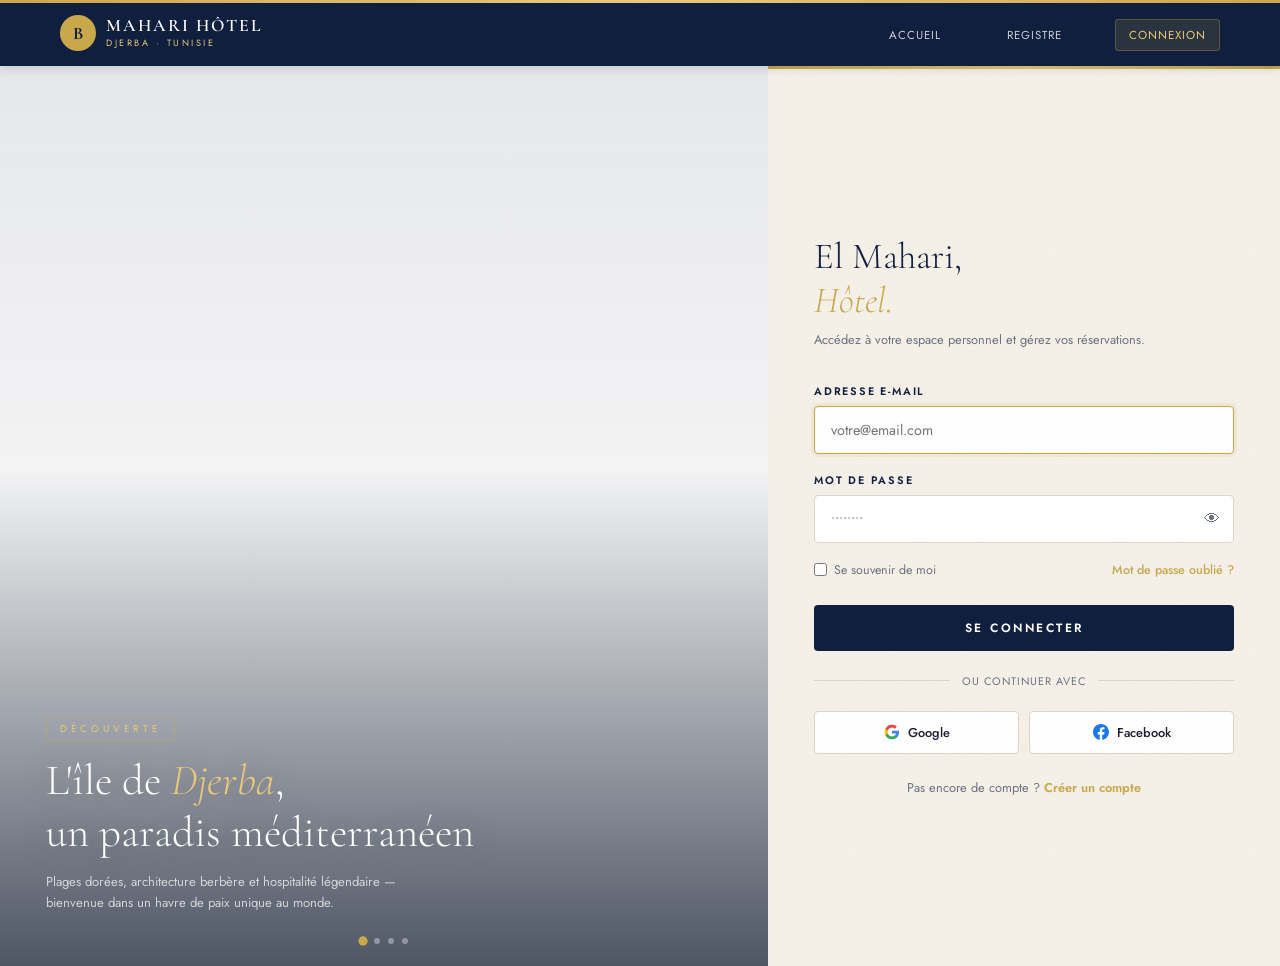
<file: reservation.html>
<!DOCTYPE html>
<html lang="fr">

<head>
  <meta charset="UTF-8">
  <meta name="viewport" content="width=device-width, initial-scale=1.0">
  <title>Mahari Hôtel — Réservation</title>
  <link
    href="https://fonts.googleapis.com/css2?family=Cormorant+Garamond:ital,wght@0,300;0,400;0,600;1,300;1,400&family=Jost:wght@300;400;500;600&display=swap"
    rel="stylesheet">
  <style>
    *,
    *::before,
    *::after {
      margin: 0;
      padding: 0;
      box-sizing: border-box;
    }

    :root {
      --gold: #c9a84c;
      --gold-lt: #e8c97a;
      --navy: #0f1f3d;
      --navy-lt: #1a3060;
      --sand: #f5f0e8;
      --text: #1a1a2e;
      --muted: #6b7280;
      --border: #ddd5c5;
    }

    html,
    body {
      font-family: 'Jost', sans-serif;
      color: var(--text);
    }

    body {
      background-image: url('https://static21.com-hotel.com/uploads/hotel/58490/photo/djerba-holiday-beach_16312596223.jpeg');
      background-size: cover;
      background-position: center;
      background-attachment: fixed;
      min-height: 100vh;
      position: relative;
    }

    body::before {
      content: '';
      position: fixed;
      inset: 0;
      background: rgba(10, 20, 40, 0.45);
      z-index: 0;
    }

    /* ══ NAVBAR ══ */
    .navbar {
      position: fixed;
      top: 0;
      left: 0;
      width: 100%;
      height: 66px;
      display: flex;
      align-items: center;
      justify-content: space-between;
      padding: 0 60px;
      background: var(--navy);
      box-shadow: 0 2px 10px rgba(0, 0, 0, 0.15);
      z-index: 1000;
    }

    .navbar::before {
      content: '';
      position: absolute;
      top: 0;
      left: 0;
      right: 0;
      height: 3px;
      background: linear-gradient(90deg, var(--gold), var(--gold-lt), var(--gold));
    }

    .nav-logo {
      display: flex;
      align-items: center;
      gap: 10px;
      text-decoration: none;
    }

    .nav-logo-icon {
      width: 36px;
      height: 36px;
      background: var(--gold);
      border-radius: 50%;
      display: flex;
      align-items: center;
      justify-content: center;
      color: var(--navy);
      font-family: 'Cormorant Garamond', serif;
      font-size: 1.1rem;
      font-weight: 700;
    }

    .nav-logo-name {
      font-family: 'Cormorant Garamond', serif;
      font-size: 1.1rem;
      font-weight: 600;
      color: #fff;
      letter-spacing: 2px;
      text-transform: uppercase;
      line-height: 1;
    }

    .nav-logo-sub {
      font-size: 0.57rem;
      letter-spacing: 2.5px;
      color: var(--gold-lt);
      text-transform: uppercase;
      margin-top: 2px;
    }

    .nav-links {
      display: flex;
      list-style: none;
      gap: 40px;
      align-items: center;
    }

    .nav-links li a {
      color: rgba(255, 255, 255, .78);
      text-decoration: none;
      font-size: 0.72rem;
      font-weight: 400;
      letter-spacing: 1px;
      text-transform: uppercase;
      padding: 7px 13px;
      border-radius: 3px;
      transition: color .2s, background .2s;
    }

    .nav-links li a:hover {
      color: #fff;
      background: rgba(255, 255, 255, .1);
    }

    .nav-links li.active a {
      color: var(--gold-lt);
      background: rgba(201, 168, 76, .15);
      border: 1px solid rgba(201, 168, 76, .3);
    }

    /* ══ PAGE LAYOUT ══ */
    .page-wrapper {
      position: relative;
      z-index: 1;
      max-width: 1200px;
      margin: 100px auto 60px;
      padding: 0 40px;
    }

    /* ══ PAGE HEADER ══ */
    .page-header {
      text-align: center;
      margin-bottom: 50px;
      animation: fadeUp .7s ease both;
    }

    .page-tag {
      display: inline-block;
      font-size: 0.62rem;
      letter-spacing: 4px;
      text-transform: uppercase;
      color: var(--gold-lt);
      border: 1px solid rgba(201, 168, 76, .45);
      padding: 4px 14px;
      border-radius: 2px;
      margin-bottom: 16px;
    }

    .page-header h1 {
      font-family: 'Cormorant Garamond', serif;
      font-size: 3rem;
      font-weight: 300;
      color: #fff;
      line-height: 1.2;
      margin-bottom: 14px;
      text-shadow: 0 2px 30px rgba(0, 0, 0, .4);
    }

    .page-header h1 em {
      font-style: italic;
      color: var(--gold-lt);
    }

    .page-header p {
      font-size: 0.9rem;
      color: rgba(255, 255, 255, .7);
      max-width: 500px;
      margin: 0 auto;
    }

    /* ══ FROSTED GLASS CARD ══ */
    .card {
      background: rgba(255, 255, 255, .65);
      backdrop-filter: blur(12px);
      -webkit-backdrop-filter: blur(12px);
      border-radius: 8px;
      border: 1px solid rgba(255, 255, 255, .35);
      box-shadow: 0 8px 40px rgba(0, 0, 0, .12);
      padding: 40px;
    }

    /* ══ LAYOUT GRID ══ */
    .res-grid {
      display: grid;
      grid-template-columns: 1fr 380px;
      gap: 30px;
      align-items: start;
    }

    /* ══ CHAMBRE CTA BANNER ══ */
    .chambre-banner {
      background: linear-gradient(135deg, var(--navy) 0%, var(--navy-lt) 100%);
      border-radius: 8px;
      padding: 30px 36px;
      display: flex;
      align-items: center;
      justify-content: space-between;
      gap: 20px;
      margin-bottom: 30px;
      position: relative;
      overflow: hidden;
      animation: fadeUp .7s .15s ease both;
    }

    .chambre-banner::before {
      content: '';
      position: absolute;
      top: 0;
      left: 0;
      right: 0;
      height: 3px;
      background: linear-gradient(90deg, var(--gold), var(--gold-lt), var(--gold));
    }

    .chambre-banner::after {
      content: '🛏';
      position: absolute;
      right: 36px;
      top: 50%;
      transform: translateY(-50%);
      font-size: 5rem;
      opacity: 0.07;
      pointer-events: none;
    }

    .banner-text h2 {
      font-family: 'Cormorant Garamond', serif;
      font-size: 1.6rem;
      font-weight: 300;
      color: #fff;
      line-height: 1.2;
      margin-bottom: 6px;
    }

    .banner-text h2 em {
      font-style: italic;
      color: var(--gold-lt);
    }

    .banner-text p {
      font-size: 0.82rem;
      color: rgba(255, 255, 255, .65);
    }

    .btn-chambre {
      flex-shrink: 0;
      display: inline-flex;
      align-items: center;
      gap: 10px;
      padding: 13px 28px;
      background: var(--gold);
      color: var(--navy);
      border: none;
      border-radius: 4px;
      font-family: 'Jost', sans-serif;
      font-size: 0.72rem;
      font-weight: 600;
      letter-spacing: 2px;
      text-transform: uppercase;
      cursor: pointer;
      text-decoration: none;
      transition: background .25s, transform .15s, box-shadow .25s;
      box-shadow: 0 4px 15px rgba(201, 168, 76, .35);
    }

    .btn-chambre:hover {
      background: var(--gold-lt);
      transform: translateY(-2px);
      box-shadow: 0 6px 25px rgba(201, 168, 76, .45);
    }

    .btn-chambre:active {
      transform: scale(.97);
    }

    .btn-chambre svg {
      width: 16px;
      height: 16px;
    }

    /* ══ FORM CARD ══ */
    .form-card {
      animation: fadeUp .7s .25s ease both;
    }

    .card-label {
      font-size: 0.65rem;
      font-weight: 600;
      letter-spacing: 2.5px;
      text-transform: uppercase;
      color: var(--gold);
      margin-bottom: 8px;
      display: block;
    }

    .card-title {
      font-family: 'Cormorant Garamond', serif;
      font-size: 1.9rem;
      font-weight: 300;
      color: var(--navy);
      margin-bottom: 6px;
    }

    .card-title em {
      font-style: italic;
      color: var(--gold);
    }

    .card-sub {
      font-size: 0.8rem;
      color: var(--muted);
      margin-bottom: 30px;
    }

    .divider-line {
      height: 1px;
      background: var(--border);
      margin-bottom: 28px;
    }

    .form-group {
      margin-bottom: 20px;
    }

    .form-group label {
      display: block;
      font-size: 0.68rem;
      font-weight: 600;
      letter-spacing: 1.8px;
      text-transform: uppercase;
      color: var(--navy);
      margin-bottom: 8px;
    }

    .form-group input,
    .form-group select,
    .form-group textarea {
      width: 100%;
      padding: 13px 16px;
      background: rgba(255, 255, 255, .6);
      border: 1px solid var(--border);
      border-radius: 4px;
      font-family: 'Jost', sans-serif;
      font-size: 0.9rem;
      color: var(--text);
      transition: border-color .2s, box-shadow .2s, background .2s;
      outline: none;
    }

    .form-group input:focus,
    .form-group select:focus,
    .form-group textarea:focus {
      background: rgba(255, 255, 255, .95);
      border-color: var(--gold);
      box-shadow: 0 0 0 3px rgba(201, 168, 76, .13);
    }

    .form-group textarea {
      resize: vertical;
      min-height: 90px;
    }

    .form-group select {
      appearance: none;
      cursor: pointer;
    }

    .select-wrap {
      position: relative;
    }

    .select-wrap::after {
      content: '▾';
      position: absolute;
      right: 14px;
      top: 50%;
      transform: translateY(-50%);
      color: var(--gold);
      pointer-events: none;
      font-size: 1rem;
    }

    .form-row {
      display: grid;
      grid-template-columns: 1fr 1fr;
      gap: 16px;
    }

    .btn-reserve {
      width: 100%;
      padding: 15px;
      background: var(--navy);
      color: #fff;
      border: none;
      border-radius: 4px;
      font-family: 'Jost', sans-serif;
      font-size: 0.75rem;
      font-weight: 600;
      letter-spacing: 2.5px;
      text-transform: uppercase;
      cursor: pointer;
      transition: background .25s, transform .15s;
      position: relative;
      overflow: hidden;
      margin-top: 8px;
    }

    .btn-reserve::after {
      content: '';
      position: absolute;
      inset: 0;
      background: linear-gradient(90deg, transparent, rgba(201, 168, 76, .22), transparent);
      transform: translateX(-100%);
      transition: transform .55s;
    }

    .btn-reserve:hover {
      background: var(--navy-lt);
    }

    .btn-reserve:hover::after {
      transform: translateX(100%);
    }

    .btn-reserve:active {
      transform: scale(.98);
    }

    /* ══ SUMMARY SIDEBAR ══ */
    .summary-card {
      animation: fadeUp .7s .35s ease both;
    }

    .summary-room {
      border-radius: 6px;
      overflow: hidden;
      margin-bottom: 20px;
      position: relative;
    }

    .summary-room img {
      width: 100%;
      height: 160px;
      object-fit: cover;
      display: block;
    }

    .summary-room-overlay {
      position: absolute;
      inset: 0;
      background: linear-gradient(to top, rgba(15, 31, 61, .65) 0%, transparent 60%);
    }

    .summary-room-label {
      position: absolute;
      bottom: 14px;
      left: 16px;
      font-family: 'Cormorant Garamond', serif;
      font-size: 1.2rem;
      color: #fff;
      font-weight: 300;
    }

    .summary-room-label em {
      font-style: italic;
      color: var(--gold-lt);
    }

    .summary-row {
      display: flex;
      justify-content: space-between;
      align-items: center;
      padding: 10px 0;
      border-bottom: 1px solid rgba(0, 0, 0, .06);
      font-size: 0.83rem;
    }

    .summary-row:last-child {
      border-bottom: none;
    }

    .summary-row .label {
      color: var(--muted);
    }

    .summary-row .value {
      color: var(--navy);
      font-weight: 500;
    }

    .summary-row.total {
      padding-top: 14px;
    }

    .summary-row.total .label {
      font-size: 0.7rem;
      font-weight: 600;
      letter-spacing: 1.5px;
      text-transform: uppercase;
      color: var(--navy);
    }

    .summary-row.total .value {
      font-family: 'Cormorant Garamond', serif;
      font-size: 1.6rem;
      font-weight: 600;
      color: var(--gold);
    }

    .badge {
      display: inline-block;
      font-size: 0.6rem;
      font-weight: 600;
      letter-spacing: 1.5px;
      text-transform: uppercase;
      padding: 3px 9px;
      border-radius: 20px;
      margin-top: 4px;
    }

    .badge-gold {
      background: rgba(201, 168, 76, .15);
      color: #996a00;
      border: 1px solid rgba(201, 168, 76, .3);
    }

    .badge-green {
      background: rgba(22, 163, 74, .1);
      color: #15803d;
      border: 1px solid rgba(22, 163, 74, .2);
    }

    .notice {
      background: rgba(201, 168, 76, .08);
      border: 1px solid rgba(201, 168, 76, .25);
      border-radius: 4px;
      padding: 12px 16px;
      font-size: 0.78rem;
      color: var(--muted);
      line-height: 1.55;
      margin-top: 18px;
    }

    .notice strong {
      color: var(--navy);
    }

    /* ══ SUCCESS MESSAGE ══ */
    .success-msg {
      display: none;
      background: rgba(22, 163, 74, .1);
      border: 1px solid rgba(22, 163, 74, .3);
      border-radius: 6px;
      padding: 18px 20px;
      font-size: 0.88rem;
      color: #15803d;
      margin-top: 16px;
      text-align: center;
      line-height: 1.6;
    }

    .success-msg strong {
      display: block;
      font-size: 1rem;
      margin-bottom: 4px;
    }

    /* ══ ANIMATIONS ══ */
    @keyframes fadeUp {
      from {
        opacity: 0;
        transform: translateY(20px);
      }

      to {
        opacity: 1;
        transform: translateY(0);
      }
    }

    @media (max-width: 960px) {
      .res-grid {
        grid-template-columns: 1fr;
      }

      .navbar {
        padding: 0 24px;
      }

      .nav-links {
        gap: 16px;
      }

      .page-wrapper {
        padding: 0 20px;
        margin-top: 90px;
      }

      .chambre-banner {
        flex-direction: column;
        align-items: flex-start;
      }
    }
  </style>
</head>

<body>

  <!-- NAVBAR -->
  <nav class="navbar">
    <a href="#" class="nav-logo">
      <div class="nav-logo-icon">M</div>
      <div>
        <div class="nav-logo-name">Mahari Hôtel</div>
        <div class="nav-logo-sub">Djerba · Tunisie</div>
      </div>
    </a>
    <ul class="nav-links">
      <li><a href="accueil.html">Accueil</a></li>
      <li class="active"><a href="reservation.html">Réservation</a></li>
      <li><a href="carte-chambres.html">Chambres</a></li>
      <li><a href="services.html">Services</a></li>
      <li><a href="profil.html">Profil</a></li>
      <li><a href="registre.html">Registre</a></li>
      <li data-show-logged-out><a href="login.html">Connexion</a></li>
      <li data-show-logged-in><a href="#" data-logout="true">Déconnexion</a></li>
    </ul>
  </nav>

  <div class="page-wrapper">

    <!-- PAGE HEADER -->
    <div class="page-header">
      <div class="page-tag">Expérience Exclusive</div>
      <h1>Réserver votre <em>séjour</em></h1>
      <p>Choisissez votre chambre idéale et planifiez un séjour inoubliable à Djerba.</p>
    </div>

    <!-- CHAMBRE CTA BANNER -->
    <div class="chambre-banner">
      <div class="banner-text">
        <h2>Explorez nos <em>chambres</em></h2>
        <p>Découvrez notre sélection de chambres et suites avant de réserver.</p>
      </div>
      <a href="carte-chambres.html" class="btn-chambre">
        <svg viewBox="0 0 24 24" fill="none" stroke="currentColor" stroke-width="2" stroke-linecap="round"
          stroke-linejoin="round">
          <path d="M3 9l9-7 9 7v11a2 2 0 0 1-2 2H5a2 2 0 0 1-2-2z" />
          <polyline points="9 22 9 12 15 12 15 22" />
        </svg>
        Voir les chambres
      </a>
    </div>

    <!-- MAIN GRID -->
    <div class="res-grid">

      <!-- FORM -->
      <div class="form-card">
        <div class="card">
          <span class="card-label">Nouvelle réservation</span>
          <h2 class="card-title">Votre <em>séjour</em></h2>
          <p class="card-sub">Remplissez le formulaire pour confirmer votre réservation.</p>
          <div class="divider-line"></div>

          <form id="reservationForm" method="POST" action="reservation.php" novalidate>
            <div class="form-row">
              <div class="form-group">
                <label for="prenom">Prénom</label>
                <input type="text" id="prenom" name="prenom" placeholder="Sonia" required>
              </div>
              <div class="form-group">
                <label for="nom">Nom</label>
                <input type="text" id="nom" name="nom" placeholder="Ben Ali" required>
              </div>
            </div>

            <div class="form-group">
              <label for="email">Adresse e-mail</label>
              <input type="email" id="email" name="email" placeholder="votre@email.com" required>
            </div>

            <div class="form-group">
              <label for="chambre">Type de chambre</label>
              <div class="select-wrap">
                <select id="chambre" name="chambre" required>
                  <option value="" disabled selected>Choisir une chambre...</option>
                  <option value="standard" data-price="120">Chambre Standard — 120€ / nuit</option>
                  <option value="superieure" data-price="180">Chambre Supérieure — 180€ / nuit</option>
                  <option value="deluxe" data-price="250">Suite Deluxe — 250€ / nuit</option>
                  <option value="prestige" data-price="380">Suite Prestige Vue Mer — 380€ / nuit</option>
                </select>
              </div>
            </div>

            <div class="form-row">
              <div class="form-group">
                <label for="checkin">Date d'arrivée</label>
                <input type="date" id="checkin" name="checkin" required>
              </div>
              <div class="form-group">
                <label for="checkout">Date de départ</label>
                <input type="date" id="checkout" name="checkout" required>
              </div>
            </div>

            <div class="form-row">
              <div class="form-group">
                <label for="adultes">Adultes</label>
                <div class="select-wrap">
                  <select id="adultes" name="adultes">
                    <option value="1">1 adulte</option>
                    <option value="2" selected>2 adultes</option>
                    <option value="3">3 adultes</option>
                    <option value="4">4 adultes</option>
                  </select>
                </div>
              </div>
              <div class="form-group">
                <label for="enfants">Enfants</label>
                <div class="select-wrap">
                  <select id="enfants" name="enfants">
                    <option value="0" selected>Aucun enfant</option>
                    <option value="1">1 enfant</option>
                    <option value="2">2 enfants</option>
                    <option value="3">3 enfants</option>
                  </select>
                </div>
              </div>
            </div>

            <div class="form-group">
              <label for="demandes">Demandes spéciales</label>
              <textarea id="demandes" name="demandes" placeholder="Chambre non-fumeur, vue mer, lit bébé..."></textarea>
            </div>

            <button type="submit" class="btn-reserve">Confirmer la réservation</button>

            <div class="success-msg" id="successMsg">
              <strong>✓ Réservation confirmée !</strong>
              Votre réservation a bien été enregistrée. Un e-mail de confirmation vous sera envoyé sous peu.
            </div>
          </form>
        </div>
      </div>

      <!-- SUMMARY SIDEBAR -->
      <div class="summary-card">
        <div class="card">
          <span class="card-label">Récapitulatif</span>
          <h3 class="card-title" style="font-size:1.4rem; margin-bottom:18px;">Votre <em>sélection</em></h3>

          <div class="summary-room">
            <img src="https://www.maisonsdhotesentunisie.com/wp-content/uploads/2023/11/18-Djerba-Dar-Nejma.jpg"
              alt="Chambre">
            <div class="summary-room-overlay"></div>
            <div class="summary-room-label" id="summaryRoomName">Suite <em>Deluxe</em></div>
          </div>

          <div class="summary-row">
            <span class="label">Chambre</span>
            <span class="value" id="summaryRoom">—</span>
          </div>
          <div class="summary-row">
            <span class="label">Arrivée</span>
            <span class="value" id="summaryCheckin">—</span>
          </div>
          <div class="summary-row">
            <span class="label">Départ</span>
            <span class="value" id="summaryCheckout">—</span>
          </div>
          <div class="summary-row">
            <span class="label">Durée</span>
            <span class="value" id="summaryNights">—</span>
          </div>
          <div class="summary-row">
            <span class="label">Voyageurs</span>
            <span class="value" id="summaryGuests">—</span>
          </div>
          <div class="summary-row total">
            <span class="label">Total estimé</span>
            <span class="value" id="summaryTotal">—</span>
          </div>

          <div style="margin-top:14px; display:flex; gap:8px; flex-wrap:wrap;">
            <span class="badge badge-gold">Petit-déjeuner inclus</span>
            <span class="badge badge-green">Annulation gratuite</span>
          </div>

          <div class="notice">
            <strong>Politique d'annulation :</strong> Annulation gratuite jusqu'à 48h avant l'arrivée. Au-delà, une nuit
            sera facturée.
          </div>
        </div>
      </div>

    </div>
  </div>

  <script src="auth.js"></script>
  <script>
    if (window.MahariAuth) {
      window.MahariAuth.checkAuth('login.html');
      document.querySelectorAll('a[data-logout="true"]').forEach((link) => {
        link.addEventListener('click', function (e) {
          e.preventDefault();
          window.MahariAuth.logout('accueil.html');
        });
      });
    }

    // Set min date to today
    const today = new Date().toISOString().split('T')[0];
    document.getElementById('checkin').min = today;
    document.getElementById('checkout').min = today;

    // Pré-sélectionner la chambre depuis l'URL (?chambre=standard)
    const urlParams = new URLSearchParams(window.location.search);
    const chambreParam = urlParams.get('chambre');
    if (chambreParam) {
      const select = document.getElementById('chambre');
      const option = select.querySelector(`option[value="${chambreParam}"]`);
      if (option) {
        select.value = chambreParam;
        updateSummary();
      }
    }

    const chambreNames = {
      standard: 'Chambre Standard',
      superieure: 'Chambre Supérieure',
      deluxe: 'Suite Deluxe',
      prestige: 'Suite Prestige'
    };
    const chambrePrices = { standard: 120, superieure: 180, deluxe: 250, prestige: 380 };

    function formatDate(d) {
      if (!d) return '—';
      const parts = d.split('-');
      return `${parts[2]}/${parts[1]}/${parts[0]}`;
    }

    function updateSummary() {
      const chambre = document.getElementById('chambre').value;
      const checkin = document.getElementById('checkin').value;
      const checkout = document.getElementById('checkout').value;
      const adultes = parseInt(document.getElementById('adultes').value);
      const enfants = parseInt(document.getElementById('enfants').value);

      document.getElementById('summaryRoom').textContent = chambre ? chambreNames[chambre] : '—';
      document.getElementById('summaryCheckin').textContent = formatDate(checkin);
      document.getElementById('summaryCheckout').textContent = formatDate(checkout);

      let nights = 0;
      if (checkin && checkout) {
        const d1 = new Date(checkin), d2 = new Date(checkout);
        nights = Math.max(0, (d2 - d1) / 86400000);
      }
      document.getElementById('summaryNights').textContent = nights > 0 ? `${nights} nuit${nights > 1 ? 's' : ''}` : '—';

      const guests = adultes + enfants;
      document.getElementById('summaryGuests').textContent = guests > 0 ? `${adultes} adulte${adultes > 1 ? 's' : ''}${enfants > 0 ? `, ${enfants} enfant${enfants > 1 ? 's' : ''}` : ''}` : '—';

      if (chambre && nights > 0) {
        const total = chambrePrices[chambre] * nights;
        document.getElementById('summaryTotal').textContent = `${total.toLocaleString('fr-FR')} €`;
      } else {
        document.getElementById('summaryTotal').textContent = '—';
      }
    }

    ['chambre', 'checkin', 'checkout', 'adultes', 'enfants'].forEach(id => {
      document.getElementById(id).addEventListener('change', updateSummary);
    });

    document.getElementById('checkin').addEventListener('change', function () {
      document.getElementById('checkout').min = this.value;
      updateSummary();
    });

    document.getElementById('reservationForm').addEventListener('submit', function (e) {
      const required = ['prenom', 'nom', 'email', 'chambre', 'checkin', 'checkout'];
      let valid = true;
      required.forEach(id => {
        const el = document.getElementById(id);
        if (!el.value.trim()) { el.style.borderColor = '#e11d48'; valid = false; }
        else el.style.borderColor = '';
      });
      if (!valid) {
        e.preventDefault(); // Bloquer seulement si invalide
      }
      // Si valide, le formulaire se soumet normalement vers reservation.php
    });
  </script>
</body>

</html>
</file>
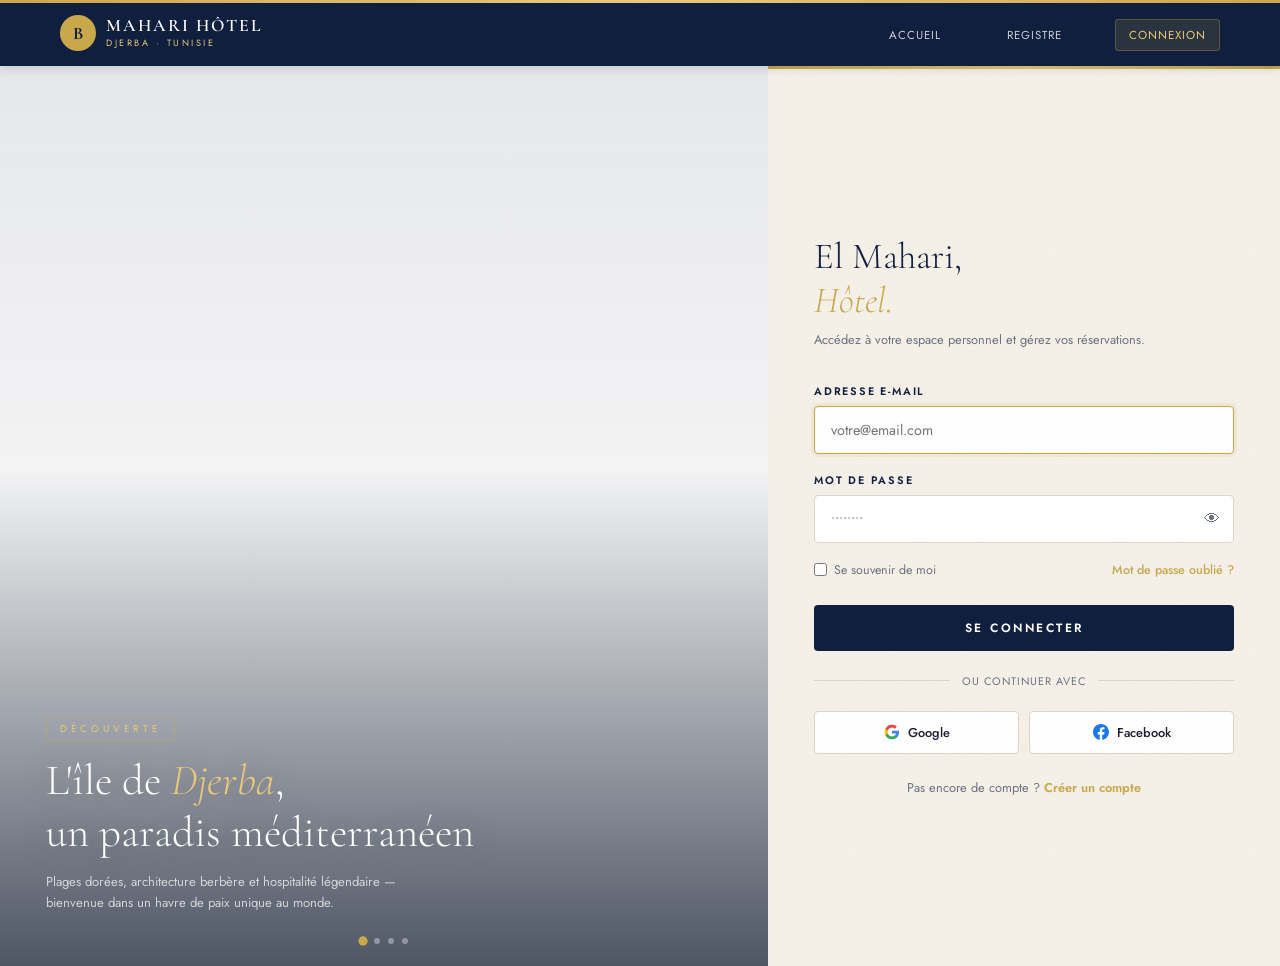
<file: services.html>
<!DOCTYPE html>
<html lang="fr">

<head>
  <meta charset="UTF-8">
  <meta name="viewport" content="width=device-width, initial-scale=1.0">
  <title>Mahari Hôtel — Services</title>
  <link
    href="https://fonts.googleapis.com/css2?family=Cormorant+Garamond:ital,wght@0,300;0,400;0,600;1,300&family=Jost:wght@300;400;500;600&display=swap"
    rel="stylesheet">
  <link rel="stylesheet" href="services.css">
</head>

<body>
  <nav class="navbar">
    <a href="accueil.html" class="nav-logo">
      <div class="nav-logo-icon">M</div>
      <div>
        <div class="nav-logo-name">Mahari Hôtel</div>
        <div class="nav-logo-sub">Djerba · Tunisie</div>
      </div>
    </a>
    <ul class="nav-links">
      <li><a href="accueil.html">Accueil</a></li>
      <li><a href="reservation.html">Réservation</a></li>
      <li><a href="carte-chambres.html">Chambres</a></li>
      <li class="active"><a href="services.html">Services</a></li>
      <li><a href="profil.html">Profil</a></li>
      <li><a href="registre.html">Registre</a></li>
      <li data-show-logged-out><a href="login.html">Connexion</a></li>
      <li data-show-logged-in><a href="#" data-logout="true">Déconnexion</a></li>
    </ul>
  </nav>

  <div class="hero">
    <div class="hero-overlay"></div>
    <div class="hero-content">
      <div class="hero-tag">Bien-être & Évasion</div>
      <h1>Services & <em>excellence</em></h1>
      <p>Réservez vos moments de détente et de plaisir gastronomique</p>
    </div>
  </div>

  <div class="filter-sticky">
    <div class="filter-inner">
      <span class="filter-label">Type</span>
      <button type="button" class="filter-btn active" data-filter="all">Tous</button>
      <button type="button" class="filter-btn" data-filter="spa">Spa</button>
      <button type="button" class="filter-btn" data-filter="restaurant">Restaurant</button>
      <button type="button" class="filter-btn" data-filter="piscine">Piscine</button>
      <button type="button" class="filter-btn" data-filter="excursion">Excursions</button>
    </div>
  </div>

  <div class="page-body">
    <div class="main-col">
      <p class="results-label"><strong id="catalogCount">0</strong> prestation(s) disponible(s)</p>
      <div id="services-catalog" class="services-catalog"></div>

      <section class="panel bookings-panel">
        <h2 class="section-heading">Mes réservations</h2>
        <div id="bookings-list" class="bookings-list"></div>
      </section>
    </div>

    <aside class="sidebar">
      <div class="panel form-panel">
        <h2 class="form-title">Réserver un service</h2>
        <form id="serviceReservationForm">
          <div class="form-group">
            <label class="form-label" for="serviceSelect">Prestation</label>
            <select id="serviceSelect" class="form-control" required>
              <option value="">Choisir une prestation...</option>
            </select>
          </div>

          <div class="form-group">
            <label class="form-label" for="dateService">Date</label>
            <input type="date" id="dateService" class="form-control" required>
          </div>

          <div class="form-row">
            <div class="form-group">
              <label class="form-label" for="heureDebut">Heure début</label>
              <input type="time" id="heureDebut" class="form-control" value="10:00" required>
            </div>
            <div class="form-group">
              <label class="form-label" for="heureFin">Heure fin</label>
              <input type="time" id="heureFin" class="form-control" value="12:00" required>
            </div>
          </div>

          <div class="form-group">
            <label class="form-label" for="participants">Nombre de personnes</label>
            <input type="number" id="participants" class="form-control" min="1" max="20" value="1" required>
          </div>

          <div id="priceSummary" class="price-summary" style="display:none;">
            <div class="price-row">
              <span>Prestation</span>
              <span id="summaryService">—</span>
            </div>
            <div class="price-row">
              <span>Durée</span>
              <span id="summaryDuration">—</span>
            </div>
            <div class="price-row">
              <span>Participants</span>
              <span id="summaryParticipants">—</span>
            </div>
            <div class="price-row price-row--total">
              <span>Total</span>
              <span id="summaryTotal" class="price-value">—</span>
            </div>
          </div>

          <button type="submit" class="btn btn-primary btn-full">Réserver</button>
        </form>
      </div>
    </aside>
  </div>

  <footer class="site-footer">
    <strong>Mahari Hôtel</strong> · Services de luxe · © 2026
  </footer>

  <div id="toast" class="toast"></div>

  <script src="auth.js"></script>
  <script>
    if (window.MahariAuth) {
      window.MahariAuth.checkAuth('login.html');
      document.querySelectorAll('a[data-logout="true"]').forEach((link) => {
        link.addEventListener('click', function (e) {
          e.preventDefault();
          window.MahariAuth.logout('accueil.html');
        });
      });
    }
  </script>
  <script src="services.js"></script>
</body>

</html>
</file>
<file: services.css>
*, *::before, *::after { margin: 0; padding: 0; box-sizing: border-box; }

:root {
  --gold:       #c9a84c;
  --gold-lt:    #e8c97a;
  --navy:       #0f1f3d;
  --navy-lt:    #1a3060;
  --sand:       #f5f0e8;
  --text:       #1a1a2e;
  --muted:      #6b7280;
  --border:     #ddd5c5;
  --white:      #ffffff;
  --success-bg: #e6f4ea;
  --success-fg: #166534;
  --warning-bg: #fff8e1;
  --warning-fg: #b45309;
  --danger:     #b91c1c;
}

html { scroll-behavior: smooth; }
html, body { font-family: 'Jost', sans-serif; color: var(--text); }

body {
background-image: url('https://static21.com-hotel.com/uploads/hotel/58490/photo/djerba-holiday-beach_16312596223.jpeg');  background-size: cover;
  background-position: center;
  background-attachment: fixed;
  min-height: 100vh;
  position: relative;
}
body::before {
  content: ''; position: fixed; inset: 0;
  background: rgba(10, 20, 40, 0.45);
  z-index: 0;
}

img { display: block; max-width: 100%; }
a { text-decoration: none; color: inherit; }
ul { list-style: none; }

code {
  font-size: 0.78em;
  background: rgba(15, 31, 61, 0.08);
  padding: 2px 6px;
  border-radius: 4px;
}
.navbar {
  position: fixed;
  top: 0; left: 0; width: 100%; height: 66px;
  display: flex; align-items: center; justify-content: space-between;
  padding: 0 60px;
  background: var(--navy);
  box-shadow: 0 2px 10px rgba(0,0,0,0.2);
  z-index: 1000;
}
.navbar::before {
  content: ''; position: absolute; top: 0; left: 0; right: 0; height: 3px;
  background: linear-gradient(90deg, var(--gold), var(--gold-lt), var(--gold));
}

.nav-logo { display: flex; align-items: center; gap: 10px; }
.nav-logo-icon {
  width: 36px; height: 36px; background: var(--gold); border-radius: 50%;
  display: flex; align-items: center; justify-content: center;
  color: var(--navy); font-family: 'Cormorant Garamond', serif; font-size: 1.1rem; font-weight: 700;
}
.nav-logo-name {
  font-family: 'Cormorant Garamond', serif; font-size: 1.1rem; font-weight: 600;
  color: #fff; letter-spacing: 2px; text-transform: uppercase; line-height: 1;
}
.nav-logo-sub { font-size: 0.57rem; letter-spacing: 2.5px; color: var(--gold-lt); text-transform: uppercase; margin-top: 2px; }

.nav-links { display: flex; gap: 28px; align-items: center; }
.nav-links li a {
  color: rgba(255,255,255,0.78); text-decoration: none;
  font-size: 0.72rem; font-weight: 400; letter-spacing: 1px; text-transform: uppercase;
  padding: 7px 13px; border-radius: 3px;
  transition: color 0.2s, background 0.2s;
}
.nav-links li a:hover { color: #fff; background: rgba(255,255,255,0.1); }
.nav-links li.active a {
  color: var(--gold-lt);
  background: rgba(201,168,76,0.15);
  border: 1px solid rgba(201,168,76,0.3);
}
.page-wrapper {
  position: relative;
  z-index: 1;
}
.page-header {
  text-align: center;
  padding: 100px 20px 48px;
  animation: fadeUp 0.7s ease both;
}
.page-tag {
  display: inline-block; font-size: 0.62rem; letter-spacing: 4px;
  text-transform: uppercase; color: var(--gold-lt);
  border: 1px solid rgba(201,168,76,0.45);
  padding: 4px 14px; border-radius: 2px; margin-bottom: 16px;
}
.page-header h1 {
  font-family: 'Cormorant Garamond', serif; font-size: 3rem; font-weight: 300;
  color: #fff; line-height: 1.2; margin-bottom: 14px;
  text-shadow: 0 2px 30px rgba(0,0,0,0.4);
}
.page-header h1 em { font-style: italic; color: var(--gold-lt); }
.page-header p { font-size: 0.9rem; color: rgba(255,255,255,0.75); max-width: 520px; margin: 0 auto; }
.card {
  background: rgba(255,255,255,0.65);
  backdrop-filter: blur(12px);
  -webkit-backdrop-filter: blur(12px);
  border-radius: 8px;
  border: 1px solid rgba(255,255,255,0.35);
  box-shadow: 0 8px 40px rgba(0,0,0,0.12);
}
.filter-bar,
.filter-sticky {
  position: sticky;
  top: 66px;
  z-index: 900;
  background: rgba(15,31,61,0.75);
  backdrop-filter: blur(10px);
  -webkit-backdrop-filter: blur(10px);
  border-bottom: 1px solid rgba(201,168,76,0.2);
}
.filter-inner {
  max-width: 1280px; margin: 0 auto; padding: 0 48px;
  display: flex; align-items: center; gap: 8px; height: 54px;
  overflow-x: auto;
}
.filter-inner::-webkit-scrollbar { display: none; }
.filter-label {
  font-size: 0.65rem; font-weight: 600; letter-spacing: 2px;
  text-transform: uppercase; color: rgba(255,255,255,0.5);
  margin-right: 8px; flex-shrink: 0;
}
.filter-btn {
  flex-shrink: 0; padding: 6px 16px;
  background: transparent;
  border: 1px solid rgba(255,255,255,0.25);
  border-radius: 30px;
  color: rgba(255,255,255,0.7);
  font-family: 'Jost', sans-serif; font-size: 0.72rem; font-weight: 500;
  cursor: pointer; transition: all 0.2s; white-space: nowrap;
}
.filter-btn:hover { border-color: var(--gold-lt); color: var(--gold-lt); }
.filter-btn.active { background: var(--gold); color: var(--navy); border-color: var(--gold); font-weight: 600; }
.page-body {
  max-width: 1280px; margin: 0 auto;
  padding: 28px 48px 72px;
  display: grid;
  grid-template-columns: 1fr 370px;
  gap: 32px;
  align-items: start;
}
.main-col { min-width: 0; }

.results-label {
  font-size: 0.78rem;
  color: rgba(255,255,255,0.65);
  margin-bottom: 18px;
}
.results-label strong { color: var(--gold-lt); font-weight: 600; }
.services-catalog {
  display: grid;
  grid-template-columns: repeat(auto-fill, minmax(260px, 1fr));
  gap: 22px;
  margin-bottom: 32px;
}

.service-card {
  background: rgba(255,255,255,0.6);
  backdrop-filter: blur(10px);
  -webkit-backdrop-filter: blur(10px);
  border-radius: 10px;
  border: 1px solid rgba(255,255,255,0.3);
  box-shadow: 0 4px 20px rgba(0,0,0,0.15);
  overflow: hidden;
  display: flex; flex-direction: column;
  transition: box-shadow 0.3s ease, transform 0.2s ease;
}
.service-card:hover {
  box-shadow: 0 12px 40px rgba(0,0,0,0.25);
  transform: translateY(-4px);
}
.service-card.is-hidden { display: none; }

.service-card__img-wrap { position: relative; height: 168px; background: #111827; }
.service-card__img { width: 100%; height: 100%; object-fit: cover; }

.service-card__type {
  position: absolute; top: 10px; left: 10px;
  font-size: 0.58rem; font-weight: 700; letter-spacing: 1.5px; text-transform: uppercase;
  padding: 5px 11px; border-radius: 2px;
  background: var(--gold); color: var(--navy);
}
.service-card__type--Spa      { background: var(--gold); color: var(--navy); }
.service-card__type--Restaurant { background: var(--navy); color: var(--gold-lt); }
.service-card__type--Piscine  { background: #0e7490; color: #ecfeff; }

.service-card__body {
  padding: 18px 18px 16px;
  display: flex; flex-direction: column; flex: 1;
}
.service-card__title {
  font-family: 'Cormorant Garamond', serif;
  font-size: 1.25rem; font-weight: 600;
  color: var(--navy); margin-bottom: 8px; line-height: 1.25;
}
.service-card__desc {
  font-size: 0.8rem; color: var(--muted);
  flex: 1; margin-bottom: 14px; line-height: 1.5;
}
.service-card__price {
  font-size: 0.85rem; font-weight: 600; color: var(--navy); margin-bottom: 12px;
}
.service-card__price span { color: var(--gold); font-weight: 700; }

.panel {
  padding: 26px 28px;
}
.bookings-panel {
  margin-top: 8px;
  background: rgba(255,255,255,0.72);
  border: 1px solid rgba(255,255,255,0.55);
  border-radius: 14px;
  box-shadow: 0 12px 28px rgba(0,0,0,0.16);
}

.section-heading {
  font-family: 'Cormorant Garamond', serif;
  font-size: 1.5rem; font-weight: 600;
  color: var(--navy); margin-bottom: 8px;
}
.section-hint { font-size: 0.78rem; color: var(--muted); margin-bottom: 20px; }

.sidebar { position: sticky; top: 130px; }

.form-title {
  font-family: 'Cormorant Garamond', serif;
  font-size: 1.35rem; font-weight: 600;
  color: var(--navy); margin-bottom: 22px;
  padding-bottom: 14px;
  border-bottom: 1px solid rgba(201,168,76,0.25);
}
.form-group { margin-bottom: 16px; }
.form-row { display: grid; grid-template-columns: 1fr 1fr; gap: 12px; }

.form-label {
  display: block; font-size: 0.65rem; font-weight: 600;
  letter-spacing: 1.5px; text-transform: uppercase;
  color: var(--navy); margin-bottom: 6px;
}
.form-control {
  width: 100%; padding: 10px 12px;
  border: 1px solid rgba(255,255,255,0.3);
  border-radius: 6px;
  font-family: 'Jost', sans-serif; font-size: 0.88rem; color: var(--text);
  background: rgba(255,255,255,0.55);
  outline: none;
  transition: border-color 0.2s, background 0.2s;
}
.form-control:focus { border-color: var(--gold); background: rgba(255,255,255,0.9); }

.form-select-wrap { position: relative; }
.form-select-wrap::after {
  content: '▾'; position: absolute; right: 12px; top: 50%;
  transform: translateY(-50%); color: var(--muted); pointer-events: none; font-size: 12px;
}
.form-select-wrap .form-control { padding-right: 32px; appearance: none; -webkit-appearance: none; }

.form-icon-wrap { position: relative; }
.form-icon-wrap .form-control { padding-right: 36px; }
.form-icon { position: absolute; right: 10px; top: 50%; transform: translateY(-50%); pointer-events: none; font-size: 14px; opacity: 0.65; }
.btn {
  display: inline-flex; align-items: center; justify-content: center;
  font-family: 'Jost', sans-serif; font-weight: 600;
  border: none; border-radius: 6px; cursor: pointer;
  transition: background 0.2s, transform 0.15s;
}
.btn:active { transform: scale(0.98); }

.btn-primary {
  background: var(--navy); color: #fff;
  padding: 12px 20px; font-size: 0.82rem; letter-spacing: 0.5px;
}
.btn-primary:hover { background: var(--navy-lt); }
.btn-full { width: 100%; }

.btn-ghost {
  margin-top: 10px;
  background: transparent; color: var(--navy);
  border: 1px solid rgba(15,31,61,0.2);
  padding: 9px 14px; font-size: 0.75rem; width: 100%;
}
.btn-ghost:hover { border-color: var(--navy); background: rgba(15,31,61,0.05); }

.btn-danger {
  background: transparent; border: 1.5px solid var(--danger); color: var(--danger);
  padding: 7px 12px; font-size: 0.72rem; flex-shrink: 0;
}
.btn-danger:hover { background: var(--danger); color: #fff; }
.price-summary {
  background: rgba(245,240,232,0.7);
  border: 1px solid rgba(201,168,76,0.25);
  border-radius: 8px; padding: 14px 16px; margin: 18px 0;
}
.price-summary[hidden] { display: none !important; }

.price-row {
  display: flex; justify-content: space-between;
  font-size: 0.78rem; color: var(--muted); margin-bottom: 6px;
}
.price-row--total {
  font-size: 0.95rem; font-weight: 700; color: var(--navy);
  border-top: 1px solid var(--border);
  padding-top: 10px; margin-top: 8px; margin-bottom: 0;
}
.price-value { color: var(--gold); }
.bookings-empty { text-align: center; color: var(--muted); font-size: 0.88rem; padding: 28px 16px; }

.booking-row {
  display: flex; align-items: center; gap: 14px;
  padding: 16px 0; border-bottom: 1px solid rgba(201,168,76,0.15);
}
.booking-row:last-child { border-bottom: none; }
.booking-row__thumb { width: 72px; height: 60px; border-radius: 6px; object-fit: cover; flex-shrink: 0; }
.booking-row__main { flex: 1; min-width: 0; }
.booking-row__title { font-weight: 600; color: var(--navy); font-size: 0.92rem; margin-bottom: 4px; }
.booking-row__meta { font-size: 0.78rem; color: var(--muted); }
.booking-row__badge {
  display: inline-block; margin-top: 6px;
  font-size: 0.62rem; font-weight: 700; letter-spacing: 1px; text-transform: uppercase;
  padding: 3px 8px; border-radius: 20px;
  background: var(--success-bg); color: var(--success-fg);
}
.toast {
  position: fixed; bottom: 28px; right: 28px; max-width: 360px;
  background: var(--navy); color: #fff;
  padding: 14px 20px; border-radius: 8px;
  font-size: 0.85rem; font-weight: 500;
  box-shadow: 0 10px 40px rgba(0,0,0,0.25);
  z-index: 9999; opacity: 0; transform: translateY(16px);
  pointer-events: none; transition: opacity 0.35s ease, transform 0.35s ease;
}
.toast.show { opacity: 1; transform: translateY(0); }
.toast.success { border-left: 4px solid #22c55e; }
.toast.error   { border-left: 4px solid #f87171; }

.site-footer {
  position: relative; z-index: 1;
  text-align: center; padding: 22px 24px;
  font-size: 0.78rem; color: rgba(255,255,255,0.55);
  background: var(--navy); border-top: 3px solid var(--gold);
}
.site-footer strong { color: var(--gold-lt); }

@keyframes fadeUp {
  from { opacity: 0; transform: translateY(18px); }
  to   { opacity: 1; transform: translateY(0); }
}

@media (max-width: 1024px) {
  .page-body { grid-template-columns: 1fr; }
  .sidebar { position: static; }
}
@media (max-width: 860px) {
  .navbar { padding: 0 22px; }
  .nav-links { gap: 12px; flex-wrap: wrap; justify-content: flex-end; }
  .page-body { padding: 20px 20px 56px; }
  .filter-inner { padding: 0 20px; }
  .form-row { grid-template-columns: 1fr; }
  .page-header { padding: 90px 20px 36px; }
}
@media (max-width: 600px) {
  .page-header h1 { font-size: 2.2rem; }
  .services-catalog { grid-template-columns: 1fr; }
  .navbar .nav-links { display: none; }
}
</file>
